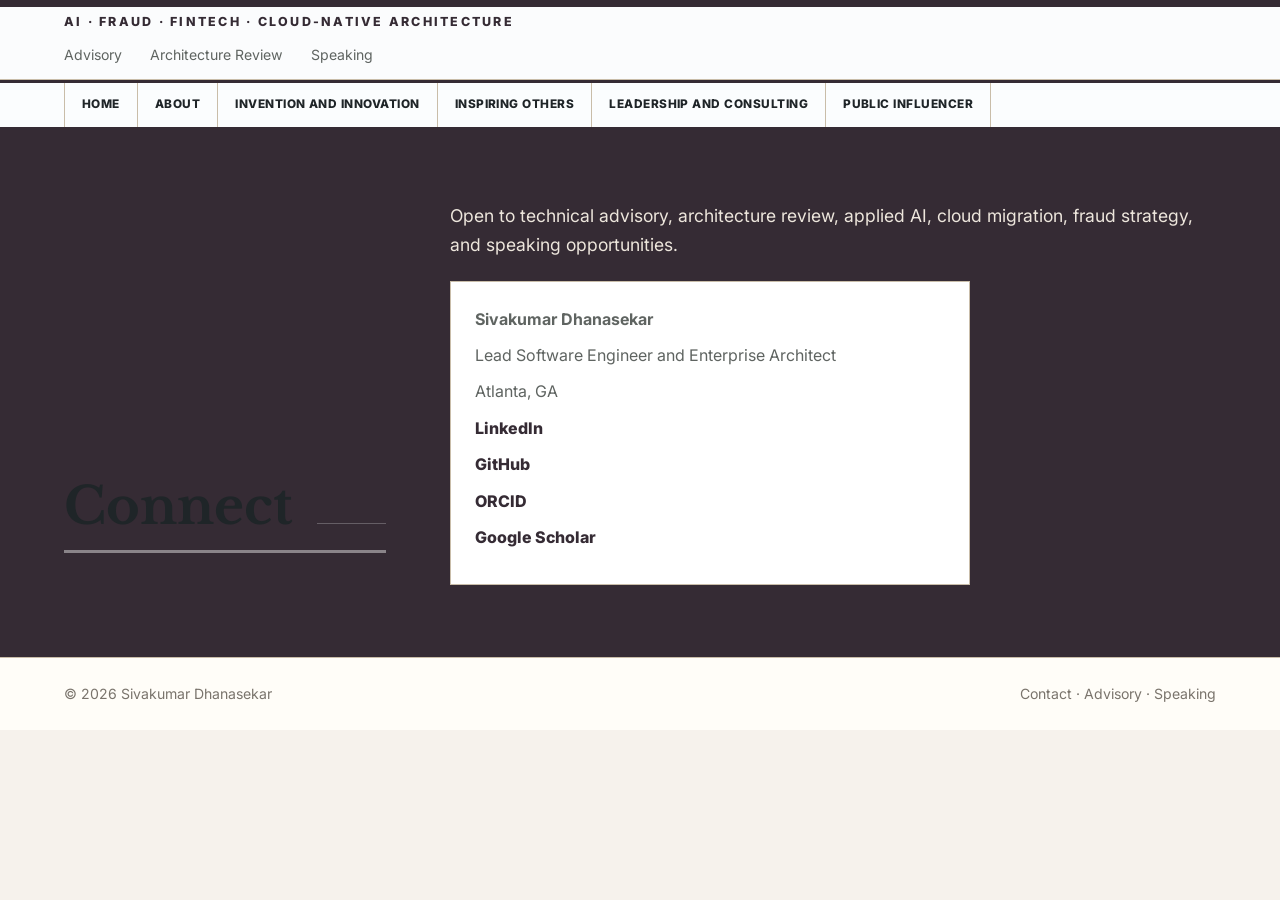
<file: contact.html>
<!doctype html>
<html lang="en">
<head>
  <meta charset="utf-8" />
  <meta name="viewport" content="width=device-width, initial-scale=1" />
  <title>Connect | Sivakumar Dhanasekar</title>
  <link rel="preconnect" href="https://fonts.googleapis.com"><link rel="preconnect" href="https://fonts.gstatic.com" crossorigin>
  <link href="https://fonts.googleapis.com/css2?family=Inter:wght@400;500;600;700;800&family=Libre+Baskerville:wght@700&display=swap" rel="stylesheet">
  <link rel="stylesheet" href="assets/css/styles.css?v=20260601-warm-tabs" />
</head>
<body data-page="contact">
  <header class="top-rail"><a class="rail-line" href="index.html">AI · Fraud · Fintech · Cloud-Native Architecture</a><div class="rail-links"><span>Advisory</span><span>Architecture Review</span><span>Speaking</span></div></header>
  <nav class="section-nav" data-nav>
    <a href="index.html#home">Home</a><a href="index.html#about">About</a><a href="innovation.html">Invention and innovation</a><a href="recognition.html">Inspiring others</a><a href="leadership.html">Leadership and Consulting</a><a href="public-influencer.html">Public influencer</a>
  </nav>
  <main>
    <section class="section contact">
      <div class="section-title"><h1 class="page-heading">Connect</h1></div>
      <div>
        <p class="contact-lead">Open to technical advisory, architecture review, applied AI, cloud migration, fraud strategy, and speaking opportunities.</p>
        <div class="contact-card" data-render="contact"></div>
      </div>
    </section>
  </main>
  <footer class="site-footer"><span>© <span data-year></span> Sivakumar Dhanasekar</span><span>Contact · Advisory · Speaking</span></footer>
  <script src="assets/js/main.js?v=20260601-warm-tabs" defer></script>
</body>
</html>
</file>
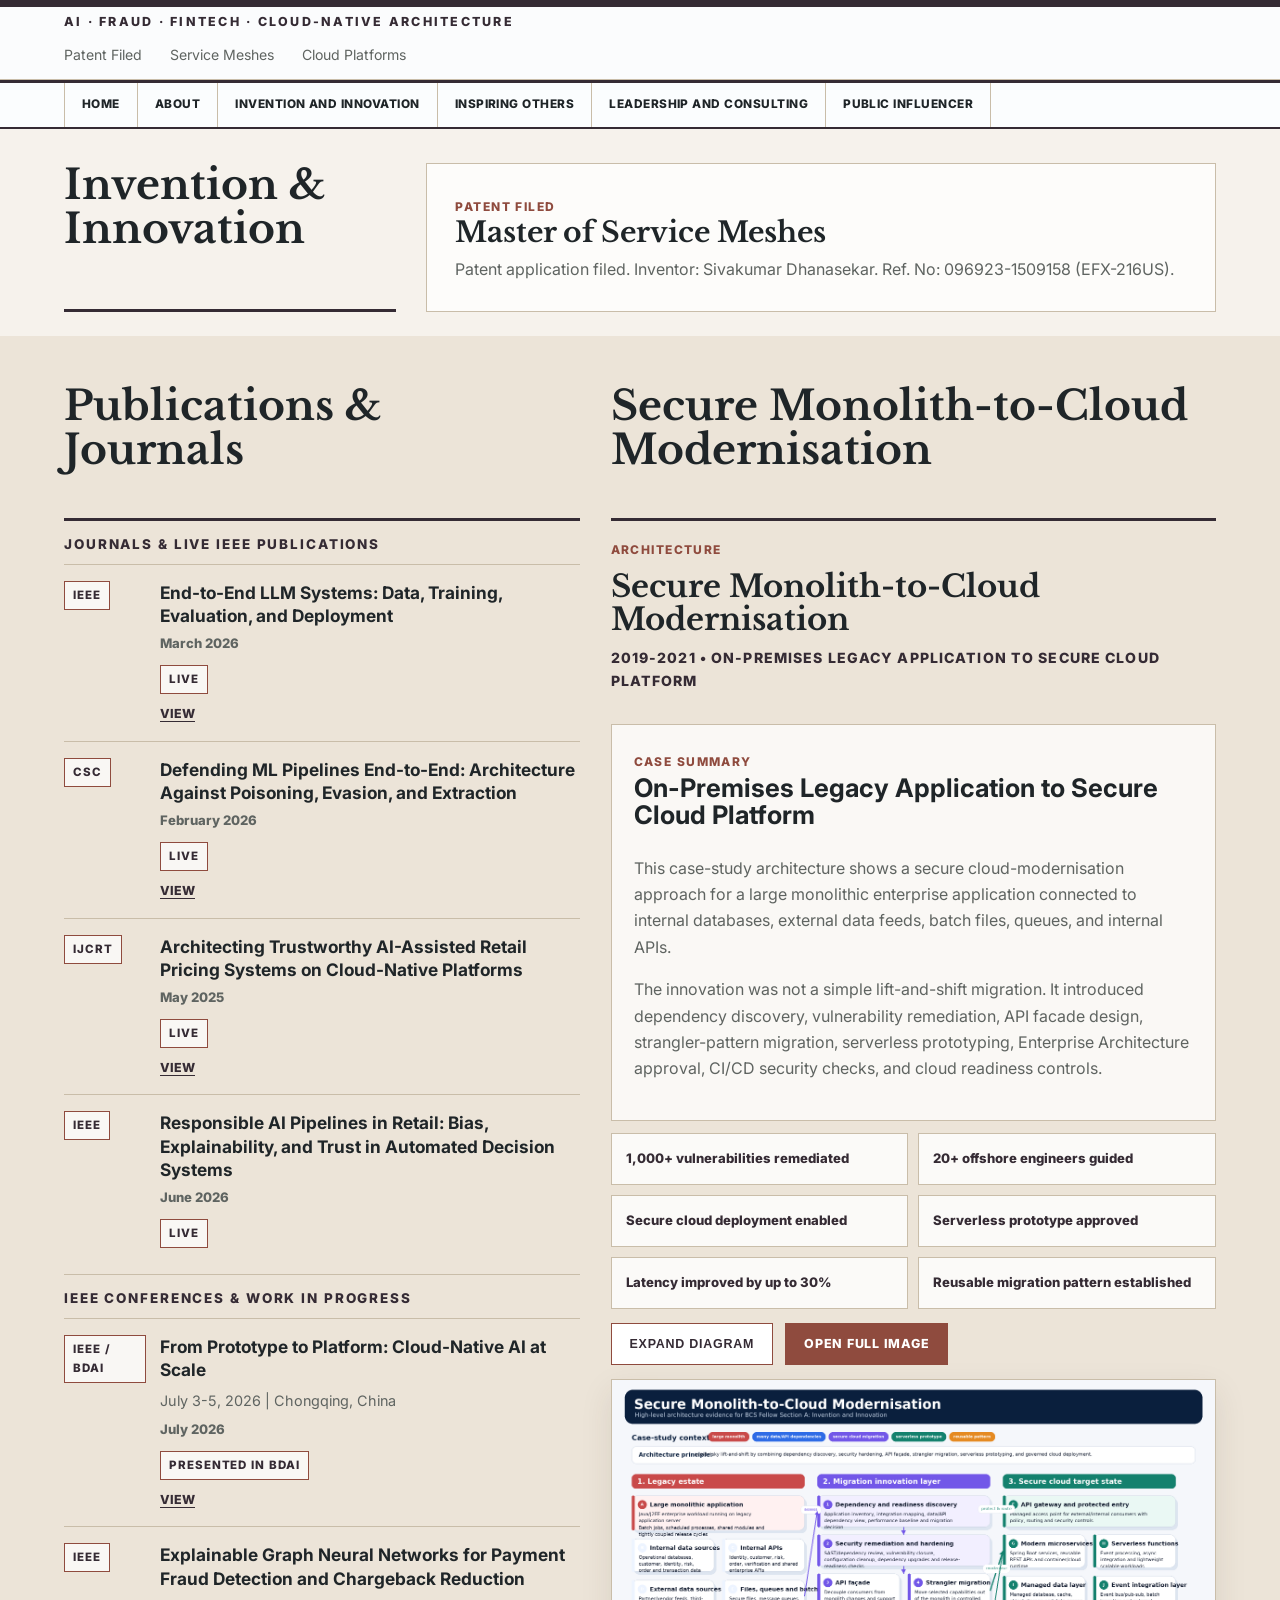
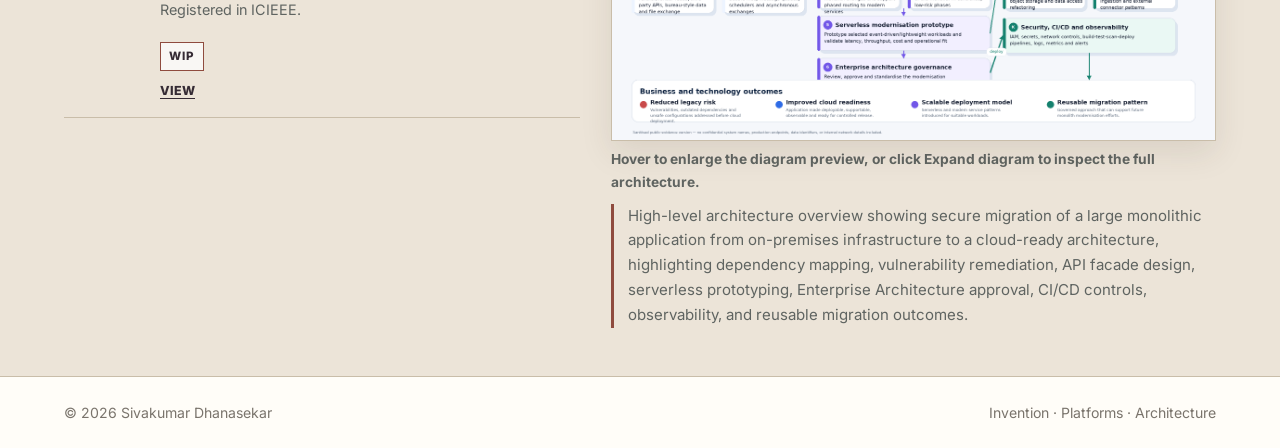
<file: innovation.html>
<!doctype html>
<html lang="en">
<head>
  <meta charset="utf-8" />
  <meta name="viewport" content="width=device-width, initial-scale=1" />
  <title>Invention & Innovation | Sivakumar Dhanasekar</title>
  <link rel="preconnect" href="https://fonts.googleapis.com">
  <link rel="preconnect" href="https://fonts.gstatic.com" crossorigin>
  <link href="https://fonts.googleapis.com/css2?family=Inter:wght@400;500;600;700;800&family=Libre+Baskerville:wght@700&display=swap" rel="stylesheet">
  <link rel="stylesheet" href="assets/css/styles.css?v=20260720-compact-innovation" />
</head>
<body data-page="innovation">
  <header class="top-rail"><a class="rail-line" href="index.html">AI · Fraud · Fintech · Cloud-Native Architecture</a><div class="rail-links"><span>Patent Filed</span><span>Service Meshes</span><span>Cloud Platforms</span></div></header>
  <nav class="section-nav" data-nav>
    <a href="index.html#home">Home</a><a href="index.html#about">About</a><a href="innovation.html">Invention and innovation</a><a href="recognition.html">Inspiring others</a><a href="leadership.html">Leadership and Consulting</a><a href="public-influencer.html">Public influencer</a>
  </nav>
  <main>
    <section class="section two-column">
      <div class="section-title"><h1 class="page-heading">Invention &amp; Innovation</h1></div>
      <div class="feature-card">
        <span class="label">Patent Filed</span>
        <h2>Master of Service Meshes</h2>
        <p>Patent application filed. Inventor: Sivakumar Dhanasekar. Ref. No: 096923-1509158 (EFX-216US).</p>
      </div>
    </section>
    <section class="section muted innovation-split">
      <div class="innovation-pane publications-pane">
        <div class="section-title"><h2>Publications &amp; Journals</h2></div>
        <div class="card-grid" data-render="publications"></div>
      </div>
      <div class="innovation-pane architecture-pane">
        <div class="section-title"><h2>Secure Monolith-to-Cloud Modernisation</h2></div>
        <div class="architecture-case">
          <div class="architecture-title">
            <span class="label">Architecture</span>
            <h2>Secure Monolith-to-Cloud Modernisation</h2>
            <p>2019-2021 • On-Premises Legacy Application to Secure Cloud Platform</p>
          </div>
          <div class="case-overview">
            <article class="feature-card compact-card">
              <span class="label">Case Summary</span>
              <h3>On-Premises Legacy Application to Secure Cloud Platform</h3>
              <p>This case-study architecture shows a secure cloud-modernisation approach for a large monolithic enterprise application connected to internal databases, external data feeds, batch files, queues, and internal APIs.</p>
              <p>The innovation was not a simple lift-and-shift migration. It introduced dependency discovery, vulnerability remediation, API facade design, strangler-pattern migration, serverless prototyping, Enterprise Architecture approval, CI/CD security checks, and cloud readiness controls.</p>
            </article>
            <div class="impact-grid">
              <span>1,000+ vulnerabilities remediated</span>
              <span>20+ offshore engineers guided</span>
              <span>Secure cloud deployment enabled</span>
              <span>Serverless prototype approved</span>
              <span>Latency improved by up to 30%</span>
              <span>Reusable migration pattern established</span>
            </div>
          </div>

          <div class="architecture-toolbar" aria-label="Architecture image controls">
            <button class="button secondary" type="button" data-architecture-toggle>Expand diagram</button>
            <a class="button primary" href="assets/img/cloud-migration-high-level-architecture.png" target="_blank" rel="noopener noreferrer">Open full image</a>
          </div>
          <figure class="architecture-visual" data-architecture-visual>
            <div class="architecture-image-frame" tabindex="0" aria-label="Hover or click to expand high-level architecture diagram">
              <img src="assets/img/cloud-migration-high-level-architecture.png" alt="Secure Monolith-to-Cloud Modernisation high-level architecture showing legacy estate, migration innovation layer, secure cloud target state, and business outcomes." loading="lazy" />
            </div>
            <figcaption>Hover to enlarge the diagram preview, or click Expand diagram to inspect the full architecture.</figcaption>
          </figure>
          <div class="architecture-focus" data-architecture-focus hidden>
            <button class="architecture-close" type="button" data-architecture-close aria-label="Close expanded architecture diagram">x</button>
            <img src="assets/img/cloud-migration-high-level-architecture.png" alt="Expanded Secure Monolith-to-Cloud Modernisation high-level architecture diagram." />
          </div>
          <p class="architecture-caption">High-level architecture overview showing secure migration of a large monolithic application from on-premises infrastructure to a cloud-ready architecture, highlighting dependency mapping, vulnerability remediation, API facade design, serverless prototyping, Enterprise Architecture approval, CI/CD controls, observability, and reusable migration outcomes.</p>
        </div>
      </div>
    </section>
  </main>
  <footer class="site-footer"><span>© <span data-year></span> Sivakumar Dhanasekar</span><span>Invention · Platforms · Architecture</span></footer>
  <script src="assets/js/main.js?v=20260720-compact-innovation" defer></script>
</body>
</html>
</file>
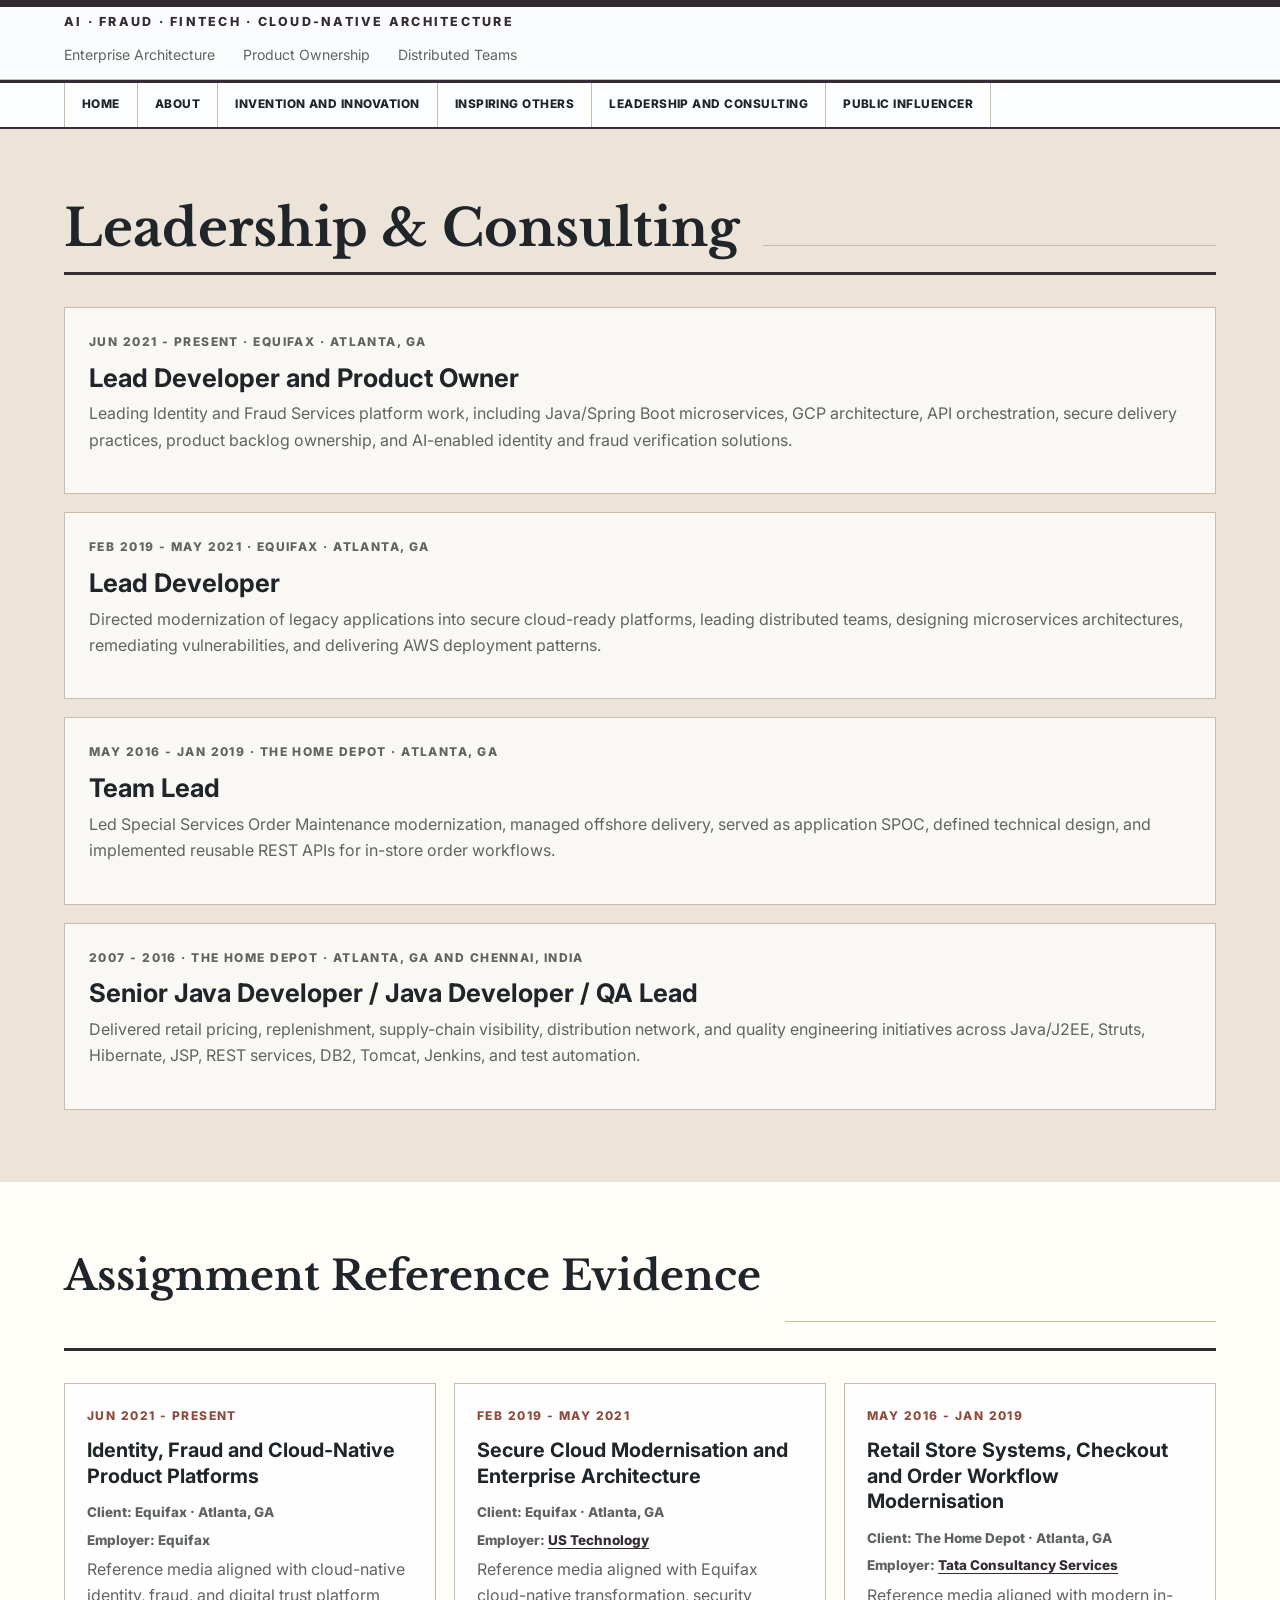
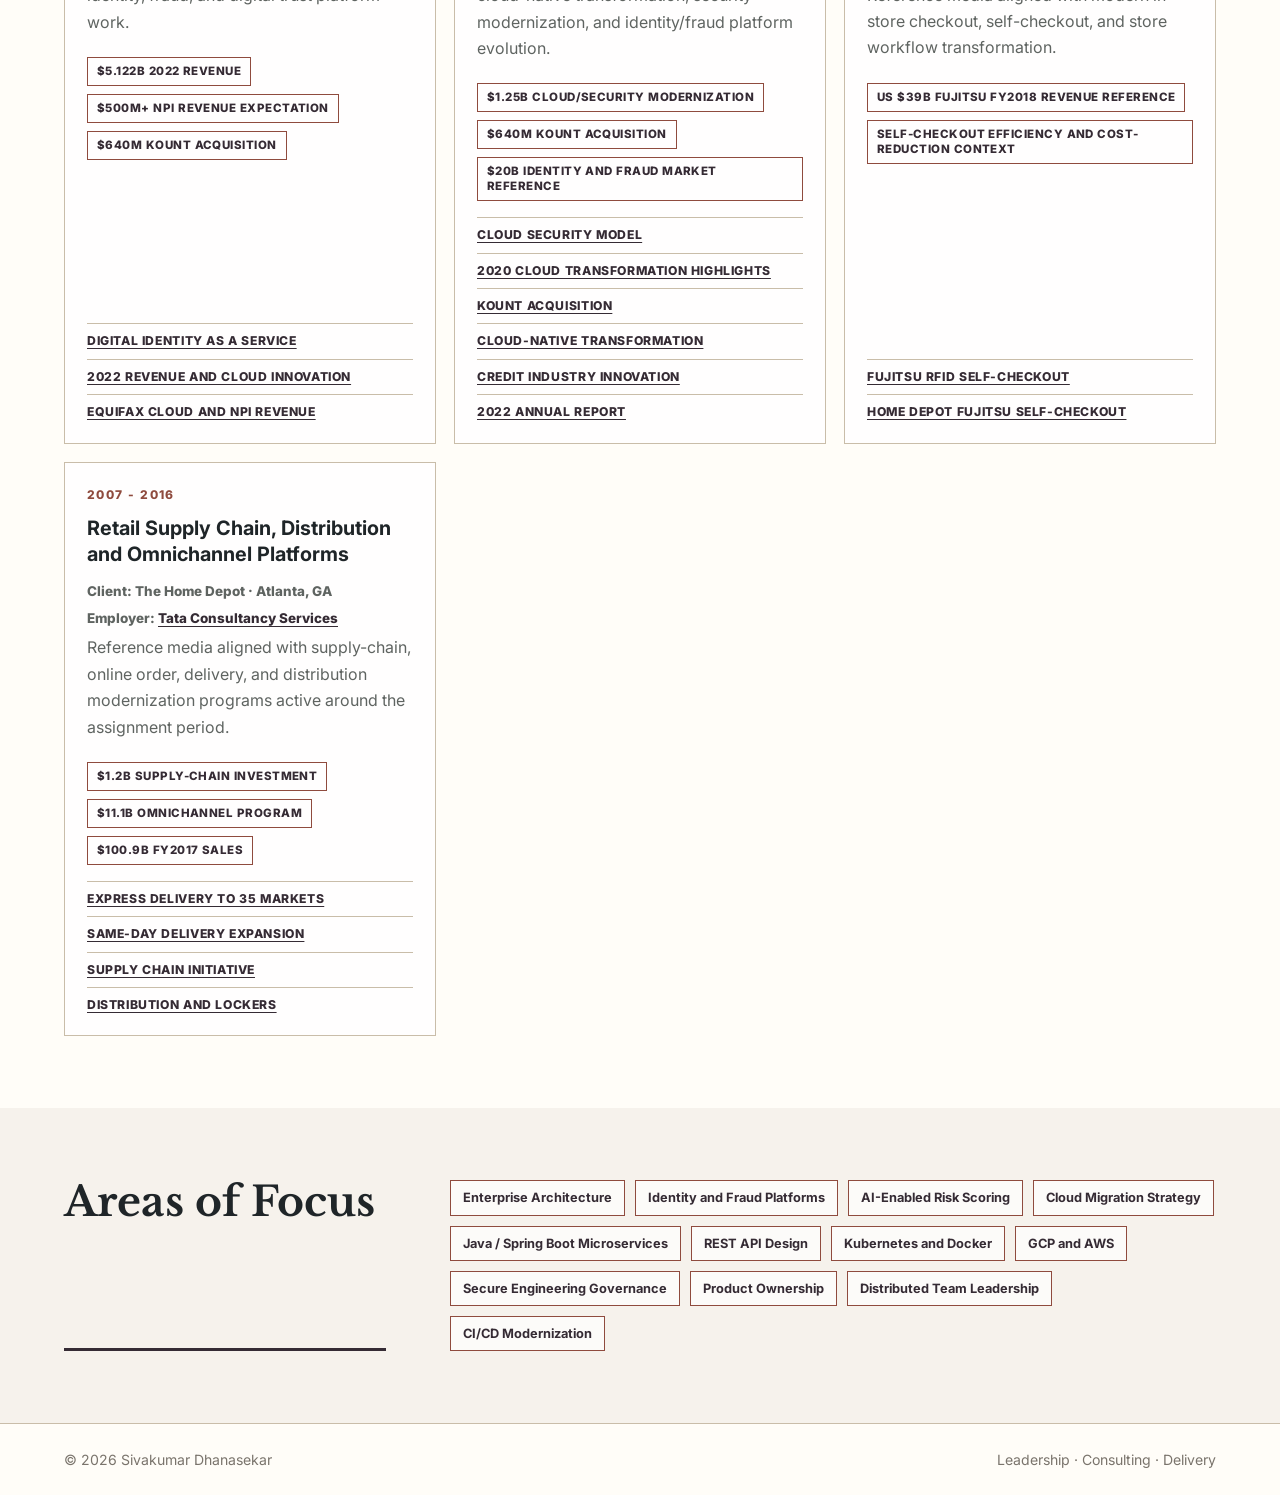
<file: leadership.html>
<!doctype html>
<html lang="en">
<head>
  <meta charset="utf-8" />
  <meta name="viewport" content="width=device-width, initial-scale=1" />
  <title>Leadership & Consulting | Sivakumar Dhanasekar</title>
  <link rel="preconnect" href="https://fonts.googleapis.com">
  <link rel="preconnect" href="https://fonts.gstatic.com" crossorigin>
  <link href="https://fonts.googleapis.com/css2?family=Inter:wght@400;500;600;700;800&family=Libre+Baskerville:wght@700&display=swap" rel="stylesheet">
  <link rel="stylesheet" href="assets/css/styles.css?v=20260721-leadership-evidence" />
</head>
<body data-page="leadership">
  <header class="top-rail"><a class="rail-line" href="index.html">AI · Fraud · Fintech · Cloud-Native Architecture</a><div class="rail-links"><span>Enterprise Architecture</span><span>Product Ownership</span><span>Distributed Teams</span></div></header>
  <nav class="section-nav" data-nav>
    <a href="index.html#home">Home</a><a href="index.html#about">About</a><a href="innovation.html">Invention and innovation</a><a href="recognition.html">Inspiring others</a><a href="leadership.html">Leadership and Consulting</a><a href="public-influencer.html">Public influencer</a>
  </nav>
  <main>
    <section class="section muted">
      <div class="section-title"><h1 class="page-heading">Leadership &amp; Consulting</h1></div>
      <div class="timeline" data-render="experience"></div>
    </section>
    <section class="section assignment-evidence">
      <div class="section-title"><h2>Assignment Reference Evidence</h2></div>
      <div class="assignment-grid">
        <article class="assignment-card">
          <span class="label">Jun 2021 - Present</span>
          <h3>Identity, Fraud and Cloud-Native Product Platforms</h3>
          <p class="assignment-meta">Client: Equifax · Atlanta, GA</p>
          <p class="assignment-meta">Employer: Equifax</p>
          <p>Reference media aligned with cloud-native identity, fraud, and digital trust platform work.</p>
          <div class="value-grid">
            <span>$5.122B 2022 revenue</span>
            <span>$500M+ NPI revenue expectation</span>
            <span>$640M Kount acquisition</span>
          </div>
          <div class="reference-links">
            <a href="https://investor.equifax.com/news-events/press-releases/detail/1194/equifax-launches-digital-identity-as-a-service" target="_blank" rel="noopener noreferrer">Digital Identity as a Service</a>
            <a href="https://investor.equifax.com/news-events/press-releases/detail/1275/equifax-delivers-record-2022-revenue-of-5-122-billion" target="_blank" rel="noopener noreferrer">2022 Revenue and Cloud Innovation</a>
            <a href="https://investor.equifax.com/sec-filings/all-sec-filings/content/0001308179-22-000112/lefx2022_def14a.htm" target="_blank" rel="noopener noreferrer">Equifax Cloud and NPI Revenue</a>
          </div>
        </article>
        <article class="assignment-card">
          <span class="label">Feb 2019 - May 2021</span>
          <h3>Secure Cloud Modernisation and Enterprise Architecture</h3>
          <p class="assignment-meta">Client: Equifax · Atlanta, GA</p>
          <p class="assignment-meta">Employer: <a href="https://www.ust.com/" target="_blank" rel="noopener noreferrer">US Technology</a></p>
          <p>Reference media aligned with Equifax cloud-native transformation, security modernization, and identity/fraud platform evolution.</p>
          <div class="value-grid">
            <span>$1.25B cloud/security modernization</span>
            <span>$640M Kount acquisition</span>
            <span>$20B identity and fraud market reference</span>
          </div>
          <div class="reference-links">
            <a href="https://www.techtarget.com/searchcloudcomputing/news/252472694/Equifax-shares-risk-averse-cloud-security-model-post-breach" target="_blank" rel="noopener noreferrer">Cloud Security Model</a>
            <a href="https://www.sec.gov/Archives/edgar/data/33185/000130817921000102/lefx2021_def14a.htm" target="_blank" rel="noopener noreferrer">2020 Cloud Transformation Highlights</a>
            <a href="https://www.prnewswire.com/news-releases/equifax-announces-definitive-agreement-to-acquire-kount-301203473.html" target="_blank" rel="noopener noreferrer">Kount Acquisition</a>
            <a href="https://www.equifax.com/newsroom/all-news/-/story/equifax-fuels-journey-to-net-zero-through-cloud-native-transformation/" target="_blank" rel="noopener noreferrer">Cloud-Native Transformation</a>
            <a href="https://www.equifax.com/newsroom/all-news/-/story/equifax-innovations-are-revolutionizing-the-credit-industry/" target="_blank" rel="noopener noreferrer">Credit Industry Innovation</a>
            <a href="https://assets.equifax.com/marketing/US/assets/equifax-2022-annual-report-web.pdf" target="_blank" rel="noopener noreferrer">2022 Annual Report</a>
          </div>
        </article>
        <article class="assignment-card">
          <span class="label">May 2016 - Jan 2019</span>
          <h3>Retail Store Systems, Checkout and Order Workflow Modernisation</h3>
          <p class="assignment-meta">Client: The Home Depot · Atlanta, GA</p>
          <p class="assignment-meta">Employer: <a href="https://www.tcs.com/" target="_blank" rel="noopener noreferrer">Tata Consultancy Services</a></p>
          <p>Reference media aligned with modern in-store checkout, self-checkout, and store workflow transformation.</p>
          <div class="value-grid">
            <span>US $39B Fujitsu FY2018 revenue reference</span>
            <span>Self-checkout efficiency and cost-reduction context</span>
          </div>
          <div class="reference-links">
            <a href="https://www.fujitsu.com/us/about/resources/news/press-releases/2019/new-component-press-release.html" target="_blank" rel="noopener noreferrer">Fujitsu RFID Self-Checkout</a>
            <a href="https://chainstoreage.com/news/home-depot-launches-fujitsu-self-checkout-software/" target="_blank" rel="noopener noreferrer">Home Depot Fujitsu Self-Checkout</a>
          </div>
        </article>
        <article class="assignment-card">
          <span class="label">2007 - 2016</span>
          <h3>Retail Supply Chain, Distribution and Omnichannel Platforms</h3>
          <p class="assignment-meta">Client: The Home Depot · Atlanta, GA</p>
          <p class="assignment-meta">Employer: <a href="https://www.tcs.com/" target="_blank" rel="noopener noreferrer">Tata Consultancy Services</a></p>
          <p>Reference media aligned with supply-chain, online order, delivery, and distribution modernization programs active around the assignment period.</p>
          <div class="value-grid">
            <span>$1.2B supply-chain investment</span>
            <span>$11.1B omnichannel program</span>
            <span>$100.9B FY2017 sales</span>
          </div>
          <div class="reference-links">
            <a href="https://ir.homedepot.com/news-releases/2018/09-26-2018-132947935" target="_blank" rel="noopener noreferrer">Express Delivery to 35 Markets</a>
            <a href="https://www.digitalcommerce360.com/2018/09/26/home-depot-expands-same-day-delivery-to-keep-up-with-shoppers/" target="_blank" rel="noopener noreferrer">Same-Day Delivery Expansion</a>
            <a href="https://retailtechinnovationhub.com/home/2018/6/15/home-depot-announces-major-supply-chain-initiative" target="_blank" rel="noopener noreferrer">Supply Chain Initiative</a>
            <a href="https://www.supplychaindive.com/news/home-depot-new-distribution-locations-lockers/549331/" target="_blank" rel="noopener noreferrer">Distribution and Lockers</a>
          </div>
        </article>
      </div>
    </section>
    <section class="section two-column">
      <div class="section-title"><h2>Areas of Focus</h2></div>
      <div class="pill-grid" data-render="expertise"></div>
    </section>
  </main>
  <footer class="site-footer"><span>© <span data-year></span> Sivakumar Dhanasekar</span><span>Leadership · Consulting · Delivery</span></footer>
  <script src="assets/js/main.js?v=20260721-leadership-evidence" defer></script>
</body>
</html>
</file>
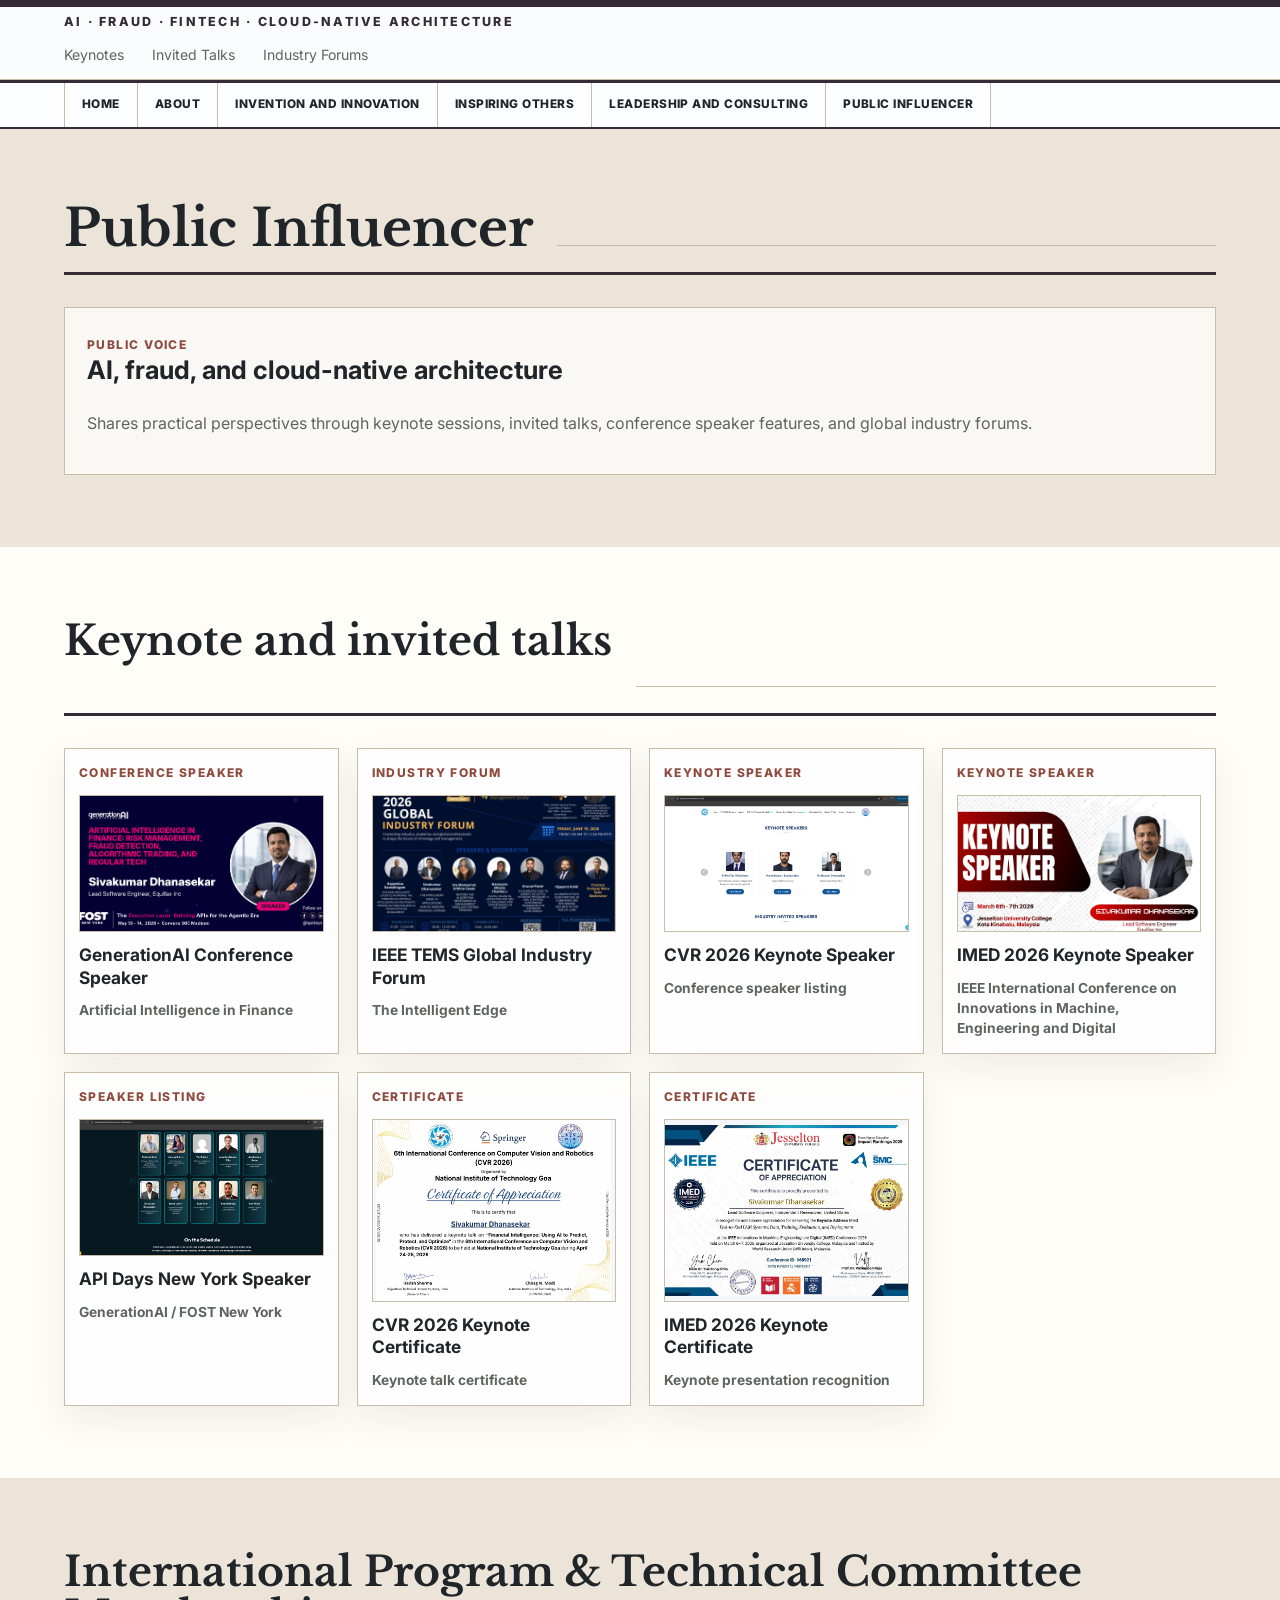
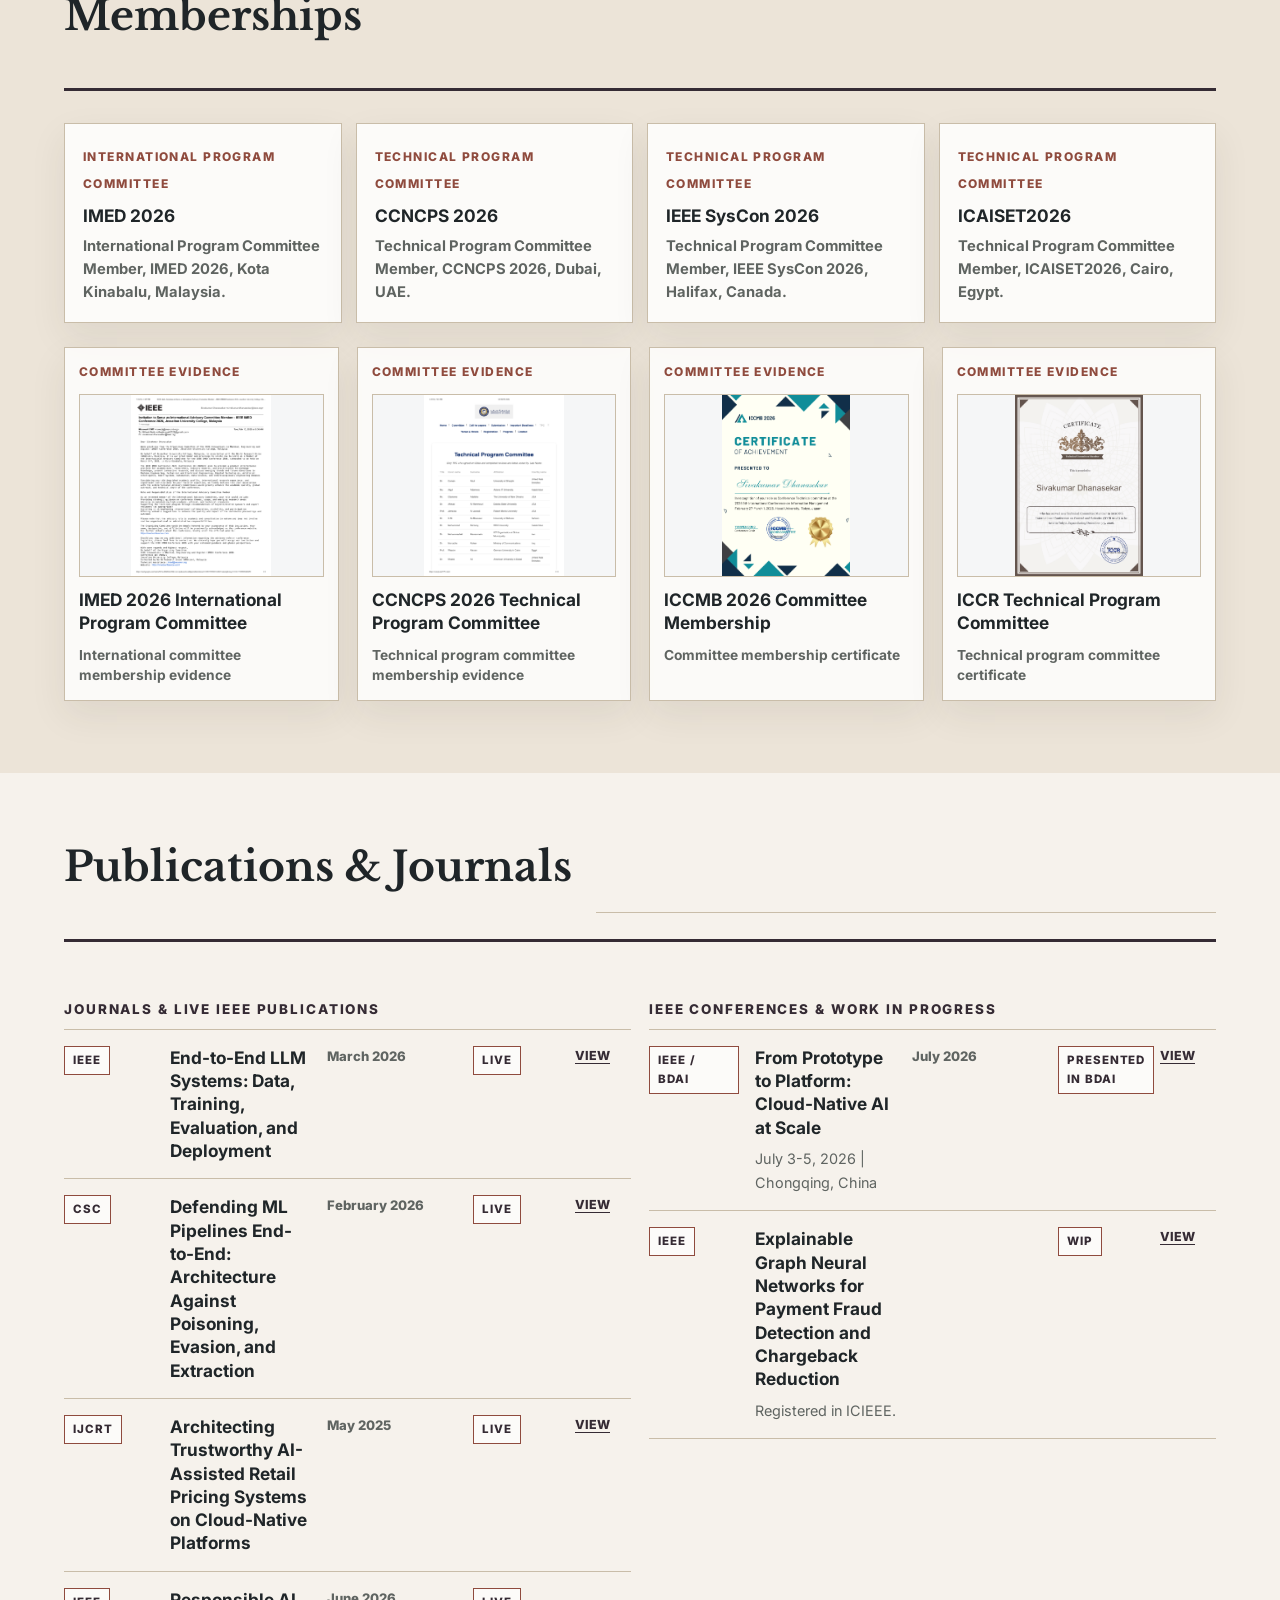
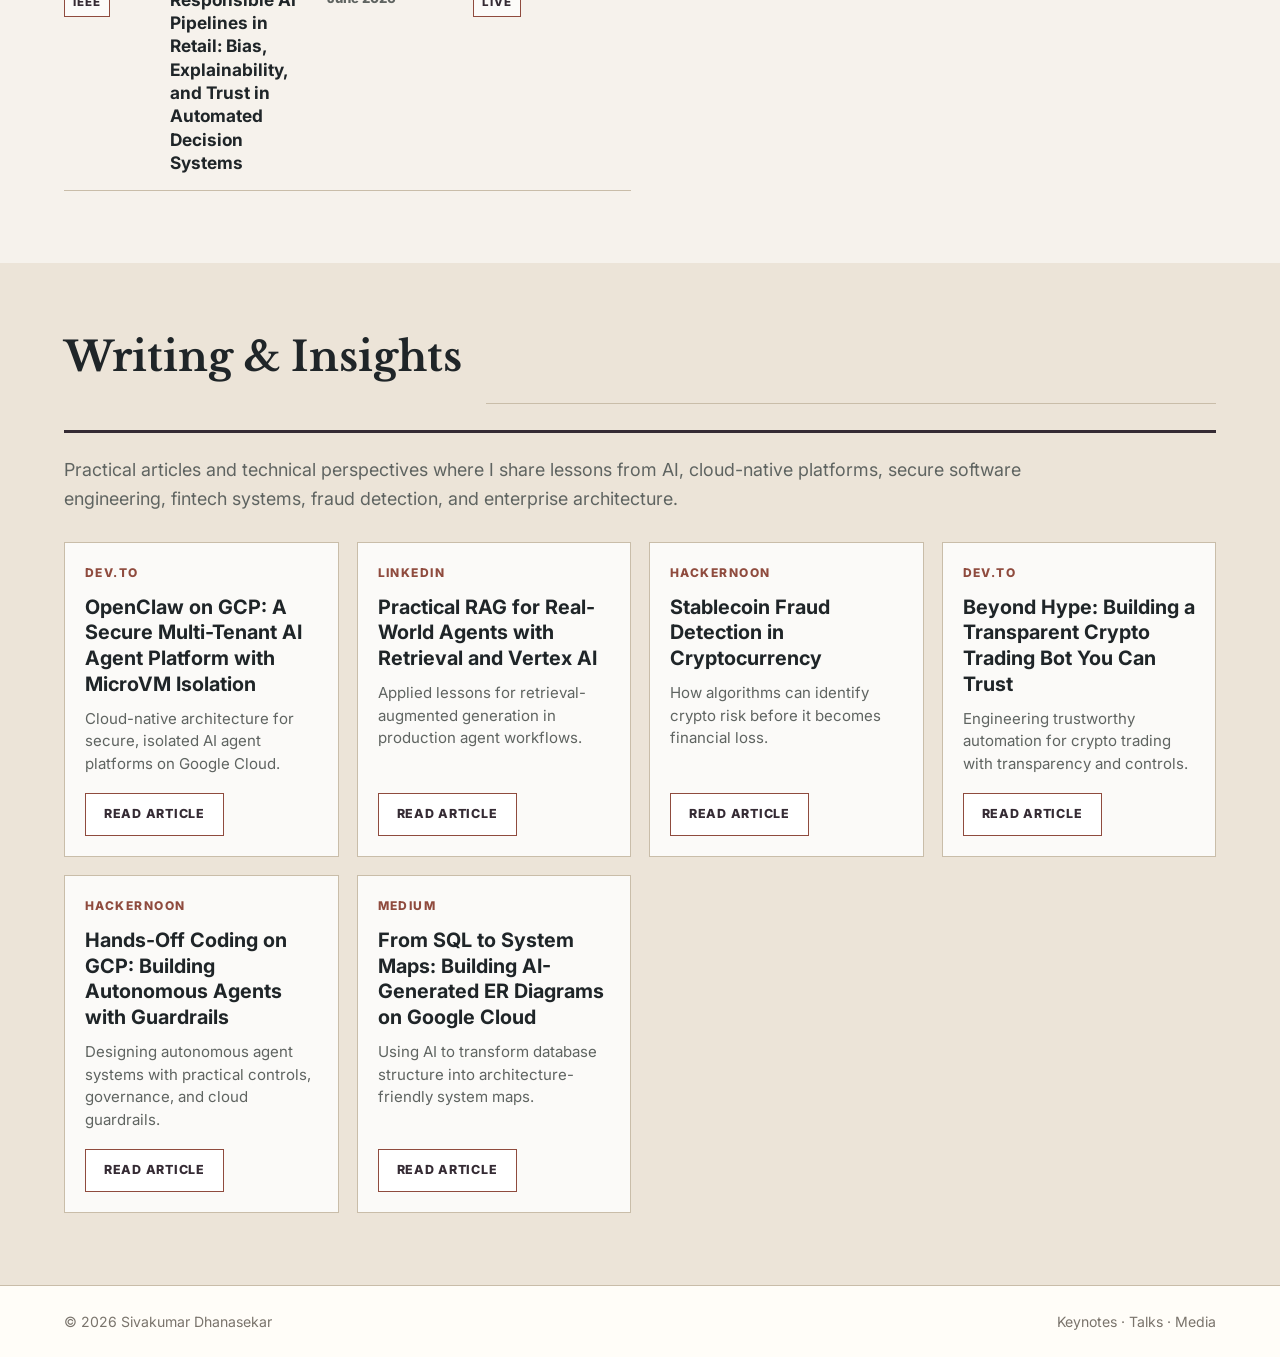
<file: public-influencer.html>
<!doctype html>
<html lang="en">
<head>
  <meta charset="utf-8" />
  <meta name="viewport" content="width=device-width, initial-scale=1" />
  <title>Public Influencer | Sivakumar Dhanasekar</title>
  <link rel="preconnect" href="https://fonts.googleapis.com"><link rel="preconnect" href="https://fonts.gstatic.com" crossorigin>
  <link href="https://fonts.googleapis.com/css2?family=Inter:wght@400;500;600;700;800&family=Libre+Baskerville:wght@700&display=swap" rel="stylesheet">
  <link rel="stylesheet" href="assets/css/styles.css?v=20260722-public-writing" />
</head>
<body data-page="public-influencer">
  <header class="top-rail"><a class="rail-line" href="index.html">AI · Fraud · Fintech · Cloud-Native Architecture</a><div class="rail-links"><span>Keynotes</span><span>Invited Talks</span><span>Industry Forums</span></div></header>
  <nav class="section-nav" data-nav>
    <a href="index.html#home">Home</a><a href="index.html#about">About</a><a href="innovation.html">Invention and innovation</a><a href="recognition.html">Inspiring others</a><a href="leadership.html">Leadership and Consulting</a><a href="public-influencer.html">Public influencer</a>
  </nav>
  <main>
    <section class="section muted">
      <div class="section-title"><h1 class="page-heading">Public Influencer</h1></div>
      <article class="feature-card compact-card public-influence-intro">
        <span class="label">Public Voice</span>
        <h3>AI, fraud, and cloud-native architecture</h3>
        <p>Shares practical perspectives through keynote sessions, invited talks, conference speaker features, and global industry forums.</p>
      </article>
    </section>
    <section class="section talks-section">
      <div class="section-title"><h2>Keynote and invited talks</h2></div>
      <div class="talks-grid">
        <a class="talk-card" href="assets/img/talks/generationai-sivakumar-dhanasekar.jpeg" data-talk-image="assets/img/talks/generationai-sivakumar-dhanasekar.jpeg" data-talk-title="GenerationAI Conference Speaker">
          <span class="label">Conference Speaker</span>
          <div class="talk-thumb"><img src="assets/img/talks/generationai-sivakumar-dhanasekar.jpeg" alt="GenerationAI Conference speaker banner for Sivakumar Dhanasekar" loading="lazy" /></div>
          <h3>GenerationAI Conference Speaker</h3>
          <p>Artificial Intelligence in Finance</p>
        </a>
        <a class="talk-card" href="assets/img/talks/ieee-tems-industry-forum.webp" data-talk-image="assets/img/talks/ieee-tems-industry-forum.webp" data-talk-title="IEEE TEMS Global Industry Forum">
          <span class="label">Industry Forum</span>
          <div class="talk-thumb"><img src="assets/img/talks/ieee-tems-industry-forum.webp" alt="IEEE TEMS 2026 Global Industry Forum speaker poster" loading="lazy" /></div>
          <h3>IEEE TEMS Global Industry Forum</h3>
          <p>The Intelligent Edge</p>
        </a>
        <a class="talk-card" href="assets/img/talks/cvr-2026-keynote-speakers.png" data-talk-image="assets/img/talks/cvr-2026-keynote-speakers.png" data-talk-title="CVR 2026 Keynote Speaker">
          <span class="label">Keynote Speaker</span>
          <div class="talk-thumb"><img src="assets/img/talks/cvr-2026-keynote-speakers.png" alt="CVR 2026 keynote speakers listing with Sivakumar Dhanasekar" loading="lazy" /></div>
          <h3>CVR 2026 Keynote Speaker</h3>
          <p>Conference speaker listing</p>
        </a>
        <a class="talk-card" href="assets/img/talks/imed-2026-keynote-speaker-poster.jpeg" data-talk-image="assets/img/talks/imed-2026-keynote-speaker-poster.jpeg" data-talk-title="IMED 2026 Keynote Speaker">
          <span class="label">Keynote Speaker</span>
          <div class="talk-thumb"><img src="assets/img/talks/imed-2026-keynote-speaker-poster.jpeg" alt="IMED 2026 keynote speaker poster for Sivakumar Dhanasekar" loading="lazy" /></div>
          <h3>IMED 2026 Keynote Speaker</h3>
          <p>IEEE International Conference on Innovations in Machine, Engineering and Digital</p>
        </a>
        <a class="talk-card" href="assets/img/talks/apidays-new-york-speakers.png" data-talk-image="assets/img/talks/apidays-new-york-speakers.png" data-talk-title="API Days New York Speaker">
          <span class="label">Speaker Listing</span>
          <div class="talk-thumb"><img src="assets/img/talks/apidays-new-york-speakers.png" alt="API Days New York speaker listing with Sivakumar Dhanasekar" loading="lazy" /></div>
          <h3>API Days New York Speaker</h3>
          <p>GenerationAI / FOST New York</p>
        </a>
        <a class="talk-card" href="assets/img/talks/cvr-2026-keynote-certificate.png" data-talk-image="assets/img/talks/cvr-2026-keynote-certificate.png" data-talk-title="CVR 2026 Keynote Certificate">
          <span class="label">Certificate</span>
          <div class="talk-thumb certificate"><img src="assets/img/talks/cvr-2026-keynote-certificate.png" alt="CVR 2026 keynote talk certificate preview" loading="lazy" /></div>
          <h3>CVR 2026 Keynote Certificate</h3>
          <p>Keynote talk certificate</p>
        </a>
        <a class="talk-card" href="assets/img/talks/imed-2026-keynote-certificate.png" data-talk-image="assets/img/talks/imed-2026-keynote-certificate.png" data-talk-title="IMED 2026 Keynote Certificate">
          <span class="label">Certificate</span>
          <div class="talk-thumb certificate"><img src="assets/img/talks/imed-2026-keynote-certificate.png" alt="IMED 2026 keynote certificate preview" loading="lazy" /></div>
          <h3>IMED 2026 Keynote Certificate</h3>
          <p>Keynote presentation recognition</p>
        </a>
      </div>
      <div class="talk-focus" data-talk-focus hidden>
        <figure>
          <button class="talk-close" type="button" data-talk-close aria-label="Close talk preview">x</button>
          <img data-talk-focus-image alt="" />
          <figcaption data-talk-focus-title></figcaption>
        </figure>
      </div>
    </section>
    <section class="section muted public-committee-section">
      <div class="section-title"><h2>International Program &amp; Technical Committee Memberships</h2></div>
      <div class="committee-membership-list">
        <article class="committee-membership-item">
          <span class="label">International Program Committee</span>
          <h3>IMED 2026</h3>
          <p>International Program Committee Member, IMED 2026, Kota Kinabalu, Malaysia.</p>
        </article>
        <article class="committee-membership-item">
          <span class="label">Technical Program Committee</span>
          <h3>CCNCPS 2026</h3>
          <p>Technical Program Committee Member, CCNCPS 2026, Dubai, UAE.</p>
        </article>
        <article class="committee-membership-item">
          <span class="label">Technical Program Committee</span>
          <h3>IEEE SysCon 2026</h3>
          <p>Technical Program Committee Member, IEEE SysCon 2026, Halifax, Canada.</p>
        </article>
        <article class="committee-membership-item">
          <span class="label">Technical Program Committee</span>
          <h3>ICAISET2026</h3>
          <p>Technical Program Committee Member, ICAISET2026, Cairo, Egypt.</p>
        </article>
      </div>
      <div class="talks-grid public-committee-grid">
        <a class="talk-card" href="assets/docs/public-influencer/imed-2026-international-program-committee.pdf" data-talk-image="assets/img/public-influencer/imed-2026-international-program-committee.png" data-talk-title="IMED 2026 International Program Committee">
          <span class="label">Committee Evidence</span>
          <div class="talk-thumb certificate"><img src="assets/img/public-influencer/imed-2026-international-program-committee.png" alt="IMED 2026 international program committee evidence preview" loading="lazy" /></div>
          <h3>IMED 2026 International Program Committee</h3>
          <p>International committee membership evidence</p>
        </a>
        <a class="talk-card" href="assets/docs/public-influencer/ccncps-2026-technical-program-committee.pdf" data-talk-image="assets/img/public-influencer/ccncps-2026-technical-program-committee.png" data-talk-title="CCNCPS 2026 Technical Program Committee">
          <span class="label">Committee Evidence</span>
          <div class="talk-thumb certificate"><img src="assets/img/public-influencer/ccncps-2026-technical-program-committee.png" alt="CCNCPS 2026 technical program committee certificate preview" loading="lazy" /></div>
          <h3>CCNCPS 2026 Technical Program Committee</h3>
          <p>Technical program committee membership evidence</p>
        </a>
        <a class="talk-card" href="assets/docs/public-influencer/iccmb-2026-committee-membership.pdf" data-talk-image="assets/img/public-influencer/iccmb-2026-committee-membership.png" data-talk-title="ICCMB 2026 Committee Membership">
          <span class="label">Committee Evidence</span>
          <div class="talk-thumb certificate"><img src="assets/img/public-influencer/iccmb-2026-committee-membership.png" alt="ICCMB 2026 committee membership certificate preview" loading="lazy" /></div>
          <h3>ICCMB 2026 Committee Membership</h3>
          <p>Committee membership certificate</p>
        </a>
        <a class="talk-card" href="assets/docs/public-influencer/iccr-technical-program-committee.pdf" data-talk-image="assets/img/public-influencer/iccr-technical-program-committee.png" data-talk-title="ICCR Technical Program Committee">
          <span class="label">Committee Evidence</span>
          <div class="talk-thumb certificate"><img src="assets/img/public-influencer/iccr-technical-program-committee.png" alt="ICCR technical program committee certificate preview" loading="lazy" /></div>
          <h3>ICCR Technical Program Committee</h3>
          <p>Technical program committee certificate</p>
        </a>
      </div>
    </section>
    <section class="section public-publications-section">
      <div class="section-title"><h2>Publications &amp; Journals</h2></div>
      <div class="card-grid" data-render="publications"></div>
    </section>
    <section class="section muted writing-insights">
      <div class="section-title"><h2>Writing &amp; Insights</h2></div>
      <p class="section-lead">Practical articles and technical perspectives where I share lessons from AI, cloud-native platforms, secure software engineering, fintech systems, fraud detection, and enterprise architecture.</p>
      <div class="insight-grid">
        <article class="insight-tile">
          <span class="label">Dev.to</span>
          <h3>OpenClaw on GCP: A Secure Multi-Tenant AI Agent Platform with MicroVM Isolation</h3>
          <p>Cloud-native architecture for secure, isolated AI agent platforms on Google Cloud.</p>
          <a class="button secondary" href="https://dev.to/sivakumar_dhanasekar/openclaw-on-gcp-a-secure-multi-tenant-ai-agent-platform-with-microvm-isolation-4l50" target="_blank" rel="noopener noreferrer">Read article</a>
        </article>
        <article class="insight-tile">
          <span class="label">LinkedIn</span>
          <h3>Practical RAG for Real-World Agents with Retrieval and Vertex AI</h3>
          <p>Applied lessons for retrieval-augmented generation in production agent workflows.</p>
          <a class="button secondary" href="https://www.linkedin.com/pulse/practical-rag-real-world-agents-retrieval-vertex-ai-dhanasekar-yv2pe/" target="_blank" rel="noopener noreferrer">Read article</a>
        </article>
        <article class="insight-tile">
          <span class="label">HackerNoon</span>
          <h3>Stablecoin Fraud Detection in Cryptocurrency</h3>
          <p>How algorithms can identify crypto risk before it becomes financial loss.</p>
          <a class="button secondary" href="https://hackernoon.com/stablecoin-fraud-detection-in-cryptocurrency-how-algorithms-can-identify-risk-before-it-becomes-loss" target="_blank" rel="noopener noreferrer">Read article</a>
        </article>
        <article class="insight-tile">
          <span class="label">Dev.to</span>
          <h3>Beyond Hype: Building a Transparent Crypto Trading Bot You Can Trust</h3>
          <p>Engineering trustworthy automation for crypto trading with transparency and controls.</p>
          <a class="button secondary" href="https://dev.to/sivakumar_dhanasekar/beyond-hype-building-a-transparent-crypto-trading-bot-that-you-can-actually-trust-5jg" target="_blank" rel="noopener noreferrer">Read article</a>
        </article>
        <article class="insight-tile">
          <span class="label">HackerNoon</span>
          <h3>Hands-Off Coding on GCP: Building Autonomous Agents with Guardrails</h3>
          <p>Designing autonomous agent systems with practical controls, governance, and cloud guardrails.</p>
          <a class="button secondary" href="https://hackernoon.com/hands-off-coding-on-gcp-building-autonomous-agents-with-guardrails" target="_blank" rel="noopener noreferrer">Read article</a>
        </article>
        <article class="insight-tile">
          <span class="label">Medium</span>
          <h3>From SQL to System Maps: Building AI-Generated ER Diagrams on Google Cloud</h3>
          <p>Using AI to transform database structure into architecture-friendly system maps.</p>
          <a class="button secondary" href="https://medium.com/@sivakumar.dhanasekar/from-sql-to-system-maps-building-ai-generated-er-diagrams-on-google-cloud-354208dbfad4" target="_blank" rel="noopener noreferrer">Read article</a>
        </article>
      </div>
    </section>
  </main>
  <footer class="site-footer"><span>© <span data-year></span> Sivakumar Dhanasekar</span><span>Keynotes · Talks · Media</span></footer>
  <script src="assets/js/main.js?v=20260722-public-writing" defer></script>
</body>
</html>
</file>
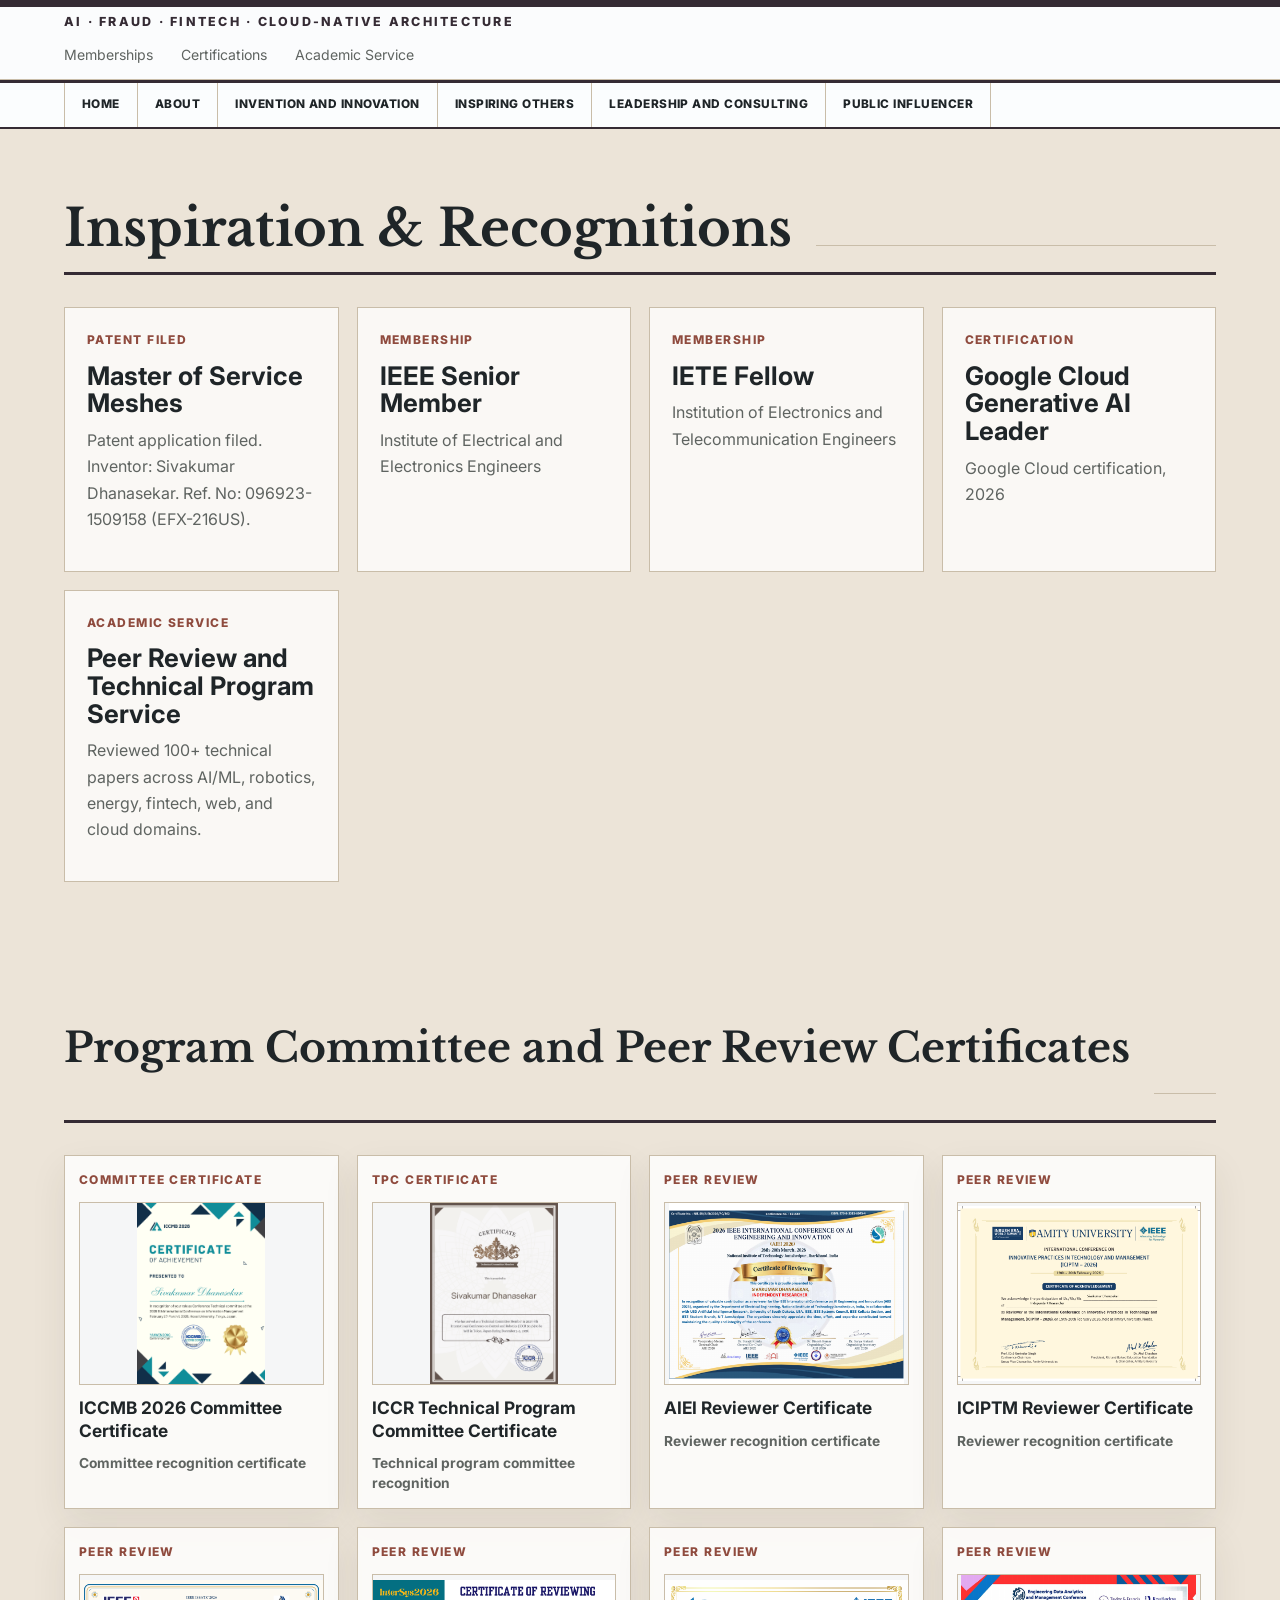
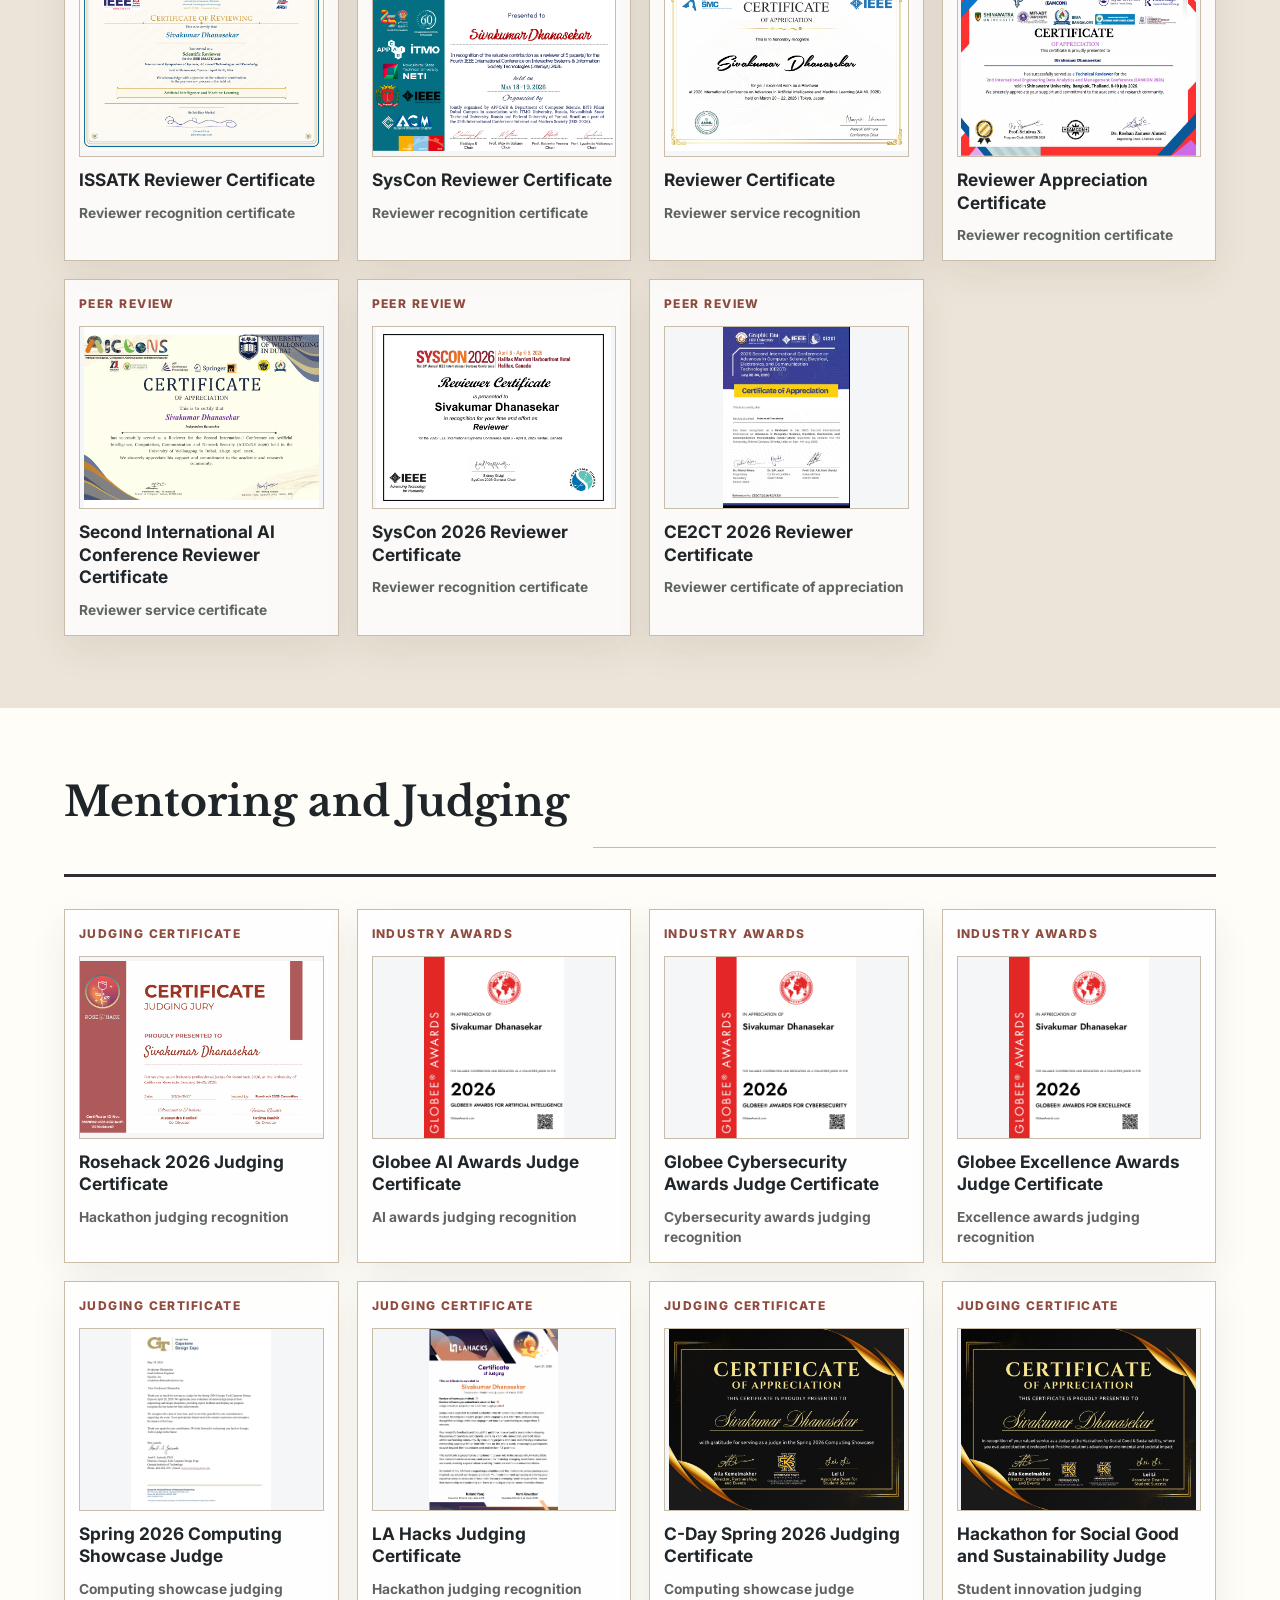
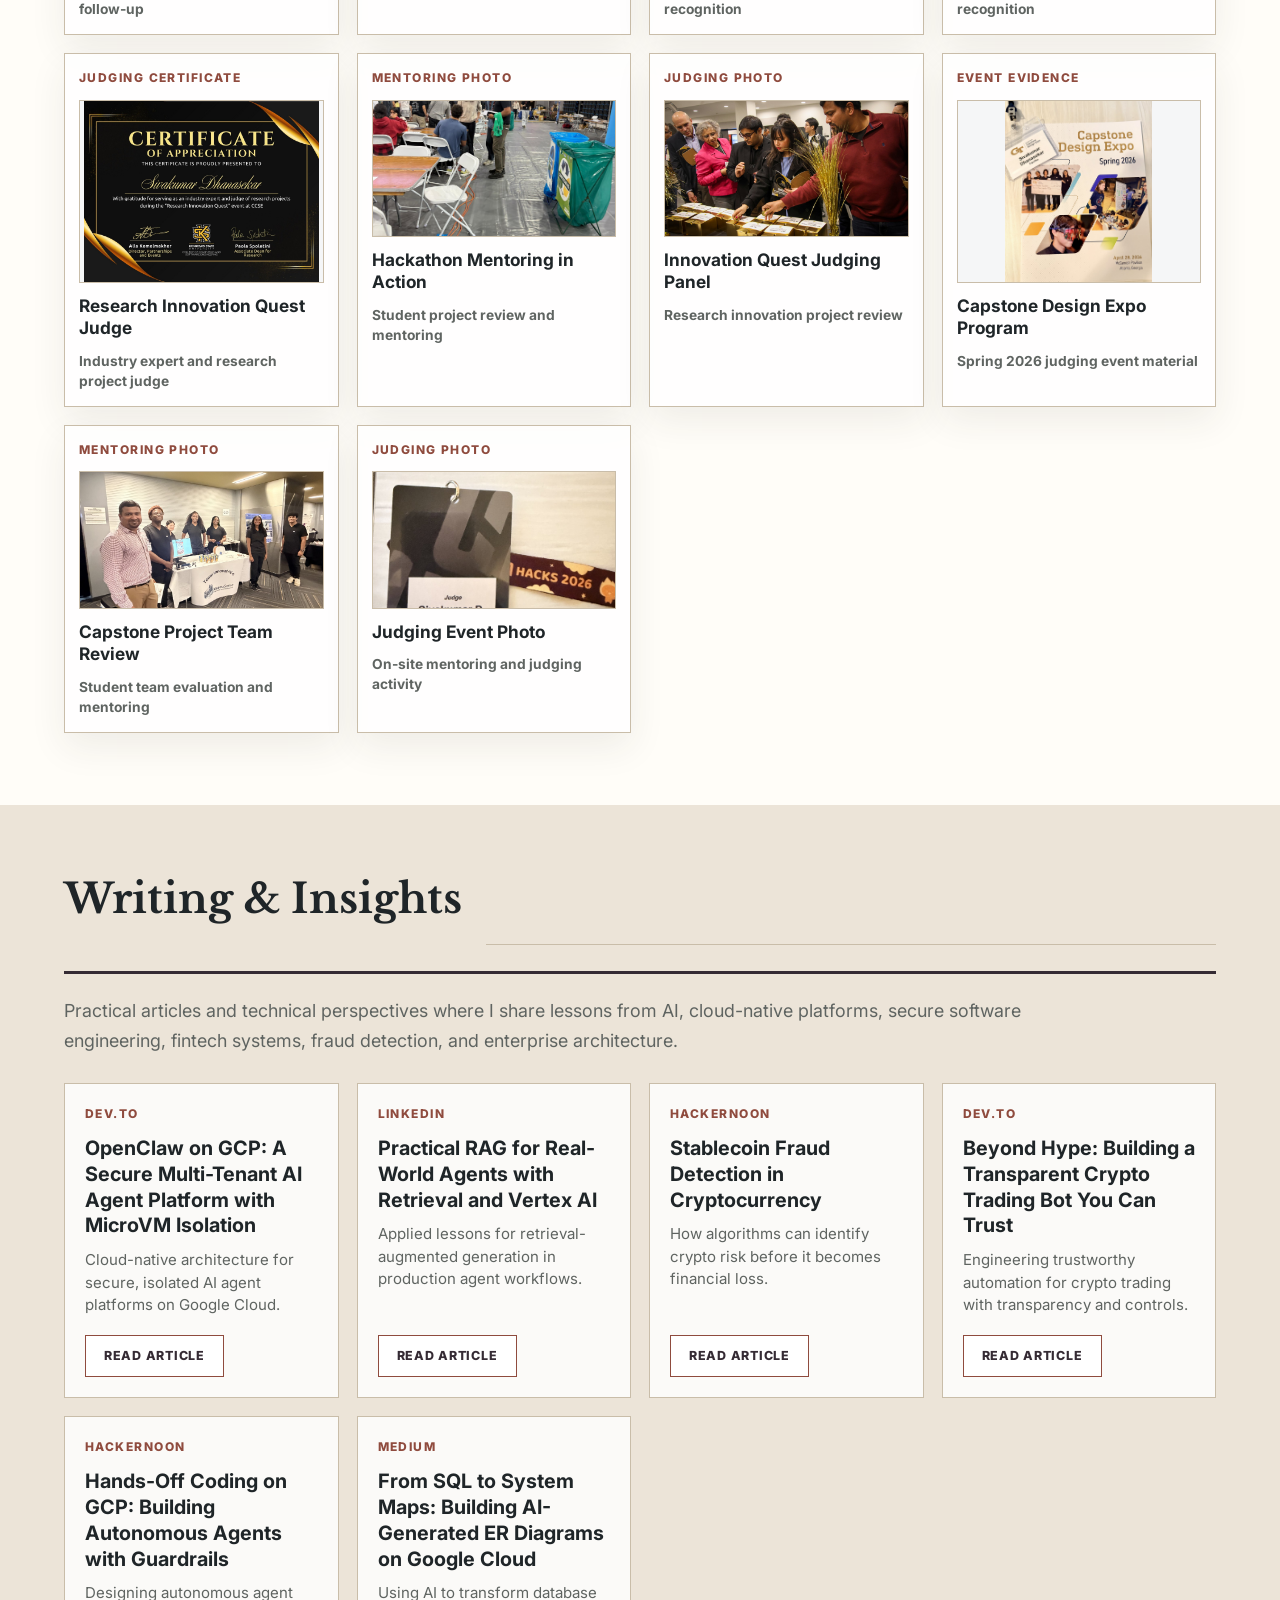
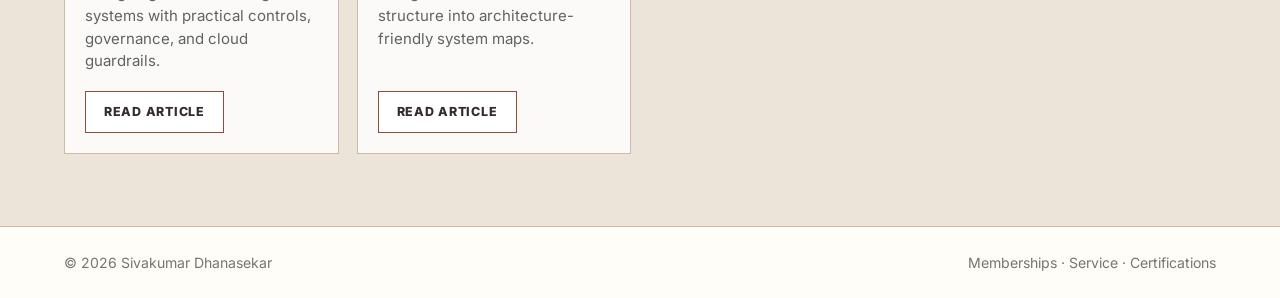
<file: recognition.html>
<!doctype html>
<html lang="en">
<head>
  <meta charset="utf-8" />
  <meta name="viewport" content="width=device-width, initial-scale=1" />
  <title>Recognition | Sivakumar Dhanasekar</title>
  <link rel="preconnect" href="https://fonts.googleapis.com"><link rel="preconnect" href="https://fonts.gstatic.com" crossorigin>
  <link href="https://fonts.googleapis.com/css2?family=Inter:wght@400;500;600;700;800&family=Libre+Baskerville:wght@700&display=swap" rel="stylesheet">
  <link rel="stylesheet" href="assets/css/styles.css?v=20260722-mentoring-judging" />
</head>
<body data-page="recognition">
  <header class="top-rail"><a class="rail-line" href="index.html">AI · Fraud · Fintech · Cloud-Native Architecture</a><div class="rail-links"><span>Memberships</span><span>Certifications</span><span>Academic Service</span></div></header>
  <nav class="section-nav" data-nav>
    <a href="index.html#home">Home</a><a href="index.html#about">About</a><a href="innovation.html">Invention and innovation</a><a href="recognition.html">Inspiring others</a><a href="leadership.html">Leadership and Consulting</a><a href="public-influencer.html">Public influencer</a>
  </nav>
  <main>
    <section class="section muted">
      <div class="section-title"><h1 class="page-heading">Inspiration &amp; Recognitions</h1></div>
      <div class="card-grid" data-render="recognition"></div>
    </section>
    <section class="section muted tpc-section">
      <div class="section-title"><h2>Program Committee and Peer Review Certificates</h2></div>
      <div class="talks-grid tpc-grid">
        <a class="talk-card" href="assets/img/tpc/iccmb-2026-committee-certificate.png" data-talk-image="assets/img/tpc/iccmb-2026-committee-certificate.png" data-talk-title="ICCMB 2026 Committee Certificate">
          <span class="label">Committee Certificate</span>
          <div class="talk-thumb certificate"><img src="assets/img/tpc/iccmb-2026-committee-certificate.png" alt="ICCMB 2026 committee certificate preview" loading="lazy" /></div>
          <h3>ICCMB 2026 Committee Certificate</h3>
          <p>Committee recognition certificate</p>
        </a>
        <a class="talk-card" href="assets/img/tpc/iccr-tpc-certificate.png" data-talk-image="assets/img/tpc/iccr-tpc-certificate.png" data-talk-title="ICCR Technical Program Committee Certificate">
          <span class="label">TPC Certificate</span>
          <div class="talk-thumb certificate"><img src="assets/img/tpc/iccr-tpc-certificate.png" alt="ICCR technical program committee certificate preview" loading="lazy" /></div>
          <h3>ICCR Technical Program Committee Certificate</h3>
          <p>Technical program committee recognition</p>
        </a>
        <a class="talk-card" href="assets/img/peer-review/aiei-reviewer-certificate.png" data-talk-image="assets/img/peer-review/aiei-reviewer-certificate.png" data-talk-title="AIEI Reviewer Certificate">
          <span class="label">Peer Review</span>
          <div class="talk-thumb certificate"><img src="assets/img/peer-review/aiei-reviewer-certificate.png" alt="AIEI reviewer certificate preview" loading="lazy" /></div>
          <h3>AIEI Reviewer Certificate</h3>
          <p>Reviewer recognition certificate</p>
        </a>
        <a class="talk-card" href="assets/img/peer-review/iciptm-reviewer-certificate.png" data-talk-image="assets/img/peer-review/iciptm-reviewer-certificate.png" data-talk-title="ICIPTM Reviewer Certificate">
          <span class="label">Peer Review</span>
          <div class="talk-thumb certificate"><img src="assets/img/peer-review/iciptm-reviewer-certificate.png" alt="ICIPTM reviewer certificate preview" loading="lazy" /></div>
          <h3>ICIPTM Reviewer Certificate</h3>
          <p>Reviewer recognition certificate</p>
        </a>
        <a class="talk-card" href="assets/img/peer-review/issatk-reviewer-certificate.png" data-talk-image="assets/img/peer-review/issatk-reviewer-certificate.png" data-talk-title="ISSATK Reviewer Certificate">
          <span class="label">Peer Review</span>
          <div class="talk-thumb certificate"><img src="assets/img/peer-review/issatk-reviewer-certificate.png" alt="ISSATK reviewer certificate preview" loading="lazy" /></div>
          <h3>ISSATK Reviewer Certificate</h3>
          <p>Reviewer recognition certificate</p>
        </a>
        <a class="talk-card" href="assets/img/peer-review/syscon-reviewer-certificate.png" data-talk-image="assets/img/peer-review/syscon-reviewer-certificate.png" data-talk-title="SysCon Reviewer Certificate">
          <span class="label">Peer Review</span>
          <div class="talk-thumb certificate"><img src="assets/img/peer-review/syscon-reviewer-certificate.png" alt="SysCon reviewer certificate preview" loading="lazy" /></div>
          <h3>SysCon Reviewer Certificate</h3>
          <p>Reviewer recognition certificate</p>
        </a>
        <a class="talk-card" href="assets/img/peer-review/reviewer-sivakumar-dhanasekar-certificate.png" data-talk-image="assets/img/peer-review/reviewer-sivakumar-dhanasekar-certificate.png" data-talk-title="Reviewer Certificate">
          <span class="label">Peer Review</span>
          <div class="talk-thumb certificate"><img src="assets/img/peer-review/reviewer-sivakumar-dhanasekar-certificate.png" alt="Reviewer certificate for Sivakumar Dhanasekar preview" loading="lazy" /></div>
          <h3>Reviewer Certificate</h3>
          <p>Reviewer service recognition</p>
        </a>
        <a class="talk-card" href="assets/img/peer-review/sivakumar-dhanasekar-reviewer-certificate.png" data-talk-image="assets/img/peer-review/sivakumar-dhanasekar-reviewer-certificate.png" data-talk-title="Reviewer Appreciation Certificate">
          <span class="label">Peer Review</span>
          <div class="talk-thumb certificate"><img src="assets/img/peer-review/sivakumar-dhanasekar-reviewer-certificate.png" alt="Reviewer appreciation certificate preview" loading="lazy" /></div>
          <h3>Reviewer Appreciation Certificate</h3>
          <p>Reviewer recognition certificate</p>
        </a>
        <a class="talk-card" href="assets/img/peer-review/second-international-ai-reviewer-certificate.png" data-talk-image="assets/img/peer-review/second-international-ai-reviewer-certificate.png" data-talk-title="Second International AI Conference Reviewer Certificate">
          <span class="label">Peer Review</span>
          <div class="talk-thumb certificate"><img src="assets/img/peer-review/second-international-ai-reviewer-certificate.png" alt="Second International Conference on Artificial Intelligence reviewer certificate preview" loading="lazy" /></div>
          <h3>Second International AI Conference Reviewer Certificate</h3>
          <p>Reviewer service certificate</p>
        </a>
        <a class="talk-card" href="assets/img/peer-review/syscon-2026-reviewer-certificate.png" data-talk-image="assets/img/peer-review/syscon-2026-reviewer-certificate.png" data-talk-title="SysCon 2026 Reviewer Certificate">
          <span class="label">Peer Review</span>
          <div class="talk-thumb certificate"><img src="assets/img/peer-review/syscon-2026-reviewer-certificate.png" alt="SysCon 2026 reviewer certificate preview" loading="lazy" /></div>
          <h3>SysCon 2026 Reviewer Certificate</h3>
          <p>Reviewer recognition certificate</p>
        </a>
        <a class="talk-card" href="assets/img/peer-review/ce2ct-2026-reviewer-certificate.jpg" data-talk-image="assets/img/peer-review/ce2ct-2026-reviewer-certificate.jpg" data-talk-title="CE2CT 2026 Reviewer Certificate">
          <span class="label">Peer Review</span>
          <div class="talk-thumb certificate"><img src="assets/img/peer-review/ce2ct-2026-reviewer-certificate.jpg" alt="CE2CT 2026 reviewer certificate preview" loading="lazy" /></div>
          <h3>CE2CT 2026 Reviewer Certificate</h3>
          <p>Reviewer certificate of appreciation</p>
        </a>
      </div>
    </section>
    <section class="section judging-section">
      <div class="section-title"><h2>Mentoring and Judging</h2></div>
      <div class="talks-grid judging-grid">
        <a class="talk-card" href="assets/img/judging/rosehack-2026-judging-certificate.png" data-talk-image="assets/img/judging/rosehack-2026-judging-certificate.png" data-talk-title="Rosehack 2026 Judging Certificate">
          <span class="label">Judging Certificate</span>
          <div class="talk-thumb certificate"><img src="assets/img/judging/rosehack-2026-judging-certificate.png" alt="Rosehack 2026 judging certificate preview" loading="lazy" /></div>
          <h3>Rosehack 2026 Judging Certificate</h3>
          <p>Hackathon judging recognition</p>
        </a>
        <a class="talk-card" href="assets/img/judging/globee-ai-judge-certificate.png" data-talk-image="assets/img/judging/globee-ai-judge-certificate.png" data-talk-title="Globee AI Awards Judge Certificate">
          <span class="label">Industry Awards</span>
          <div class="talk-thumb certificate"><img src="assets/img/judging/globee-ai-judge-certificate.png" alt="Globee AI Awards judge certificate preview" loading="lazy" /></div>
          <h3>Globee AI Awards Judge Certificate</h3>
          <p>AI awards judging recognition</p>
        </a>
        <a class="talk-card" href="assets/img/judging/globee-cybersecurity-judge-certificate.png" data-talk-image="assets/img/judging/globee-cybersecurity-judge-certificate.png" data-talk-title="Globee Cybersecurity Awards Judge Certificate">
          <span class="label">Industry Awards</span>
          <div class="talk-thumb certificate"><img src="assets/img/judging/globee-cybersecurity-judge-certificate.png" alt="Globee Cybersecurity Awards judge certificate preview" loading="lazy" /></div>
          <h3>Globee Cybersecurity Awards Judge Certificate</h3>
          <p>Cybersecurity awards judging recognition</p>
        </a>
        <a class="talk-card" href="assets/img/judging/globee-excellence-judge-certificate.png" data-talk-image="assets/img/judging/globee-excellence-judge-certificate.png" data-talk-title="Globee Excellence Awards Judge Certificate">
          <span class="label">Industry Awards</span>
          <div class="talk-thumb certificate"><img src="assets/img/judging/globee-excellence-judge-certificate.png" alt="Globee Excellence Awards judge certificate preview" loading="lazy" /></div>
          <h3>Globee Excellence Awards Judge Certificate</h3>
          <p>Excellence awards judging recognition</p>
        </a>
        <a class="talk-card" href="assets/img/judging/spring-2026-showcase-judge-followup.png" data-talk-image="assets/img/judging/spring-2026-showcase-judge-followup.png" data-talk-title="Spring 2026 Computing Showcase Judge">
          <span class="label">Judging Certificate</span>
          <div class="talk-thumb certificate"><img src="assets/img/judging/spring-2026-showcase-judge-followup.png" alt="Spring 2026 Computing Showcase judging certificate preview" loading="lazy" /></div>
          <h3>Spring 2026 Computing Showcase Judge</h3>
          <p>Computing showcase judging follow-up</p>
        </a>
        <a class="talk-card" href="assets/img/judging/la-hacks-judging-certificate.png" data-talk-image="assets/img/judging/la-hacks-judging-certificate.png" data-talk-title="LA Hacks Judging Certificate">
          <span class="label">Judging Certificate</span>
          <div class="talk-thumb certificate"><img src="assets/img/judging/la-hacks-judging-certificate.png" alt="LA Hacks judging certificate preview" loading="lazy" /></div>
          <h3>LA Hacks Judging Certificate</h3>
          <p>Hackathon judging recognition</p>
        </a>
        <a class="talk-card" href="assets/img/judging/c-day-judging-certificate.jpg" data-talk-image="assets/img/judging/c-day-judging-certificate.jpg" data-talk-title="C-Day Spring 2026 Judging Certificate">
          <span class="label">Judging Certificate</span>
          <div class="talk-thumb certificate"><img src="assets/img/judging/c-day-judging-certificate.jpg" alt="C-Day Spring 2026 judging certificate preview" loading="lazy" /></div>
          <h3>C-Day Spring 2026 Judging Certificate</h3>
          <p>Computing showcase judge recognition</p>
        </a>
        <a class="talk-card" href="assets/img/judging/hackathon-social-good-sustainability-judge.jpg" data-talk-image="assets/img/judging/hackathon-social-good-sustainability-judge.jpg" data-talk-title="Hackathon for Social Good and Sustainability Judge">
          <span class="label">Judging Certificate</span>
          <div class="talk-thumb certificate"><img src="assets/img/judging/hackathon-social-good-sustainability-judge.jpg" alt="Hackathon for Social Good and Sustainability judging certificate preview" loading="lazy" /></div>
          <h3>Hackathon for Social Good and Sustainability Judge</h3>
          <p>Student innovation judging recognition</p>
        </a>
        <a class="talk-card" href="assets/img/judging/research-innovation-quest-judge.jpg" data-talk-image="assets/img/judging/research-innovation-quest-judge.jpg" data-talk-title="Research Innovation Quest Judge">
          <span class="label">Judging Certificate</span>
          <div class="talk-thumb certificate"><img src="assets/img/judging/research-innovation-quest-judge.jpg" alt="Research Innovation Quest judging certificate preview" loading="lazy" /></div>
          <h3>Research Innovation Quest Judge</h3>
          <p>Industry expert and research project judge</p>
        </a>
        <a class="talk-card" href="assets/img/judging/hackathon-mentoring-in-action.jpg" data-talk-image="assets/img/judging/hackathon-mentoring-in-action.jpg" data-talk-title="Hackathon Mentoring in Action">
          <span class="label">Mentoring Photo</span>
          <div class="talk-thumb"><img src="assets/img/judging/hackathon-mentoring-in-action.jpg" alt="Mentoring students during a hackathon judging event" loading="lazy" /></div>
          <h3>Hackathon Mentoring in Action</h3>
          <p>Student project review and mentoring</p>
        </a>
        <a class="talk-card" href="assets/img/judging/innovation-quest-judging-panel.jpg" data-talk-image="assets/img/judging/innovation-quest-judging-panel.jpg" data-talk-title="Innovation Quest Judging Panel">
          <span class="label">Judging Photo</span>
          <div class="talk-thumb"><img src="assets/img/judging/innovation-quest-judging-panel.jpg" alt="Innovation Quest judging panel event photo" loading="lazy" /></div>
          <h3>Innovation Quest Judging Panel</h3>
          <p>Research innovation project review</p>
        </a>
        <a class="talk-card" href="assets/img/judging/capstone-design-expo-program.jpg" data-talk-image="assets/img/judging/capstone-design-expo-program.jpg" data-talk-title="Capstone Design Expo Program">
          <span class="label">Event Evidence</span>
          <div class="talk-thumb certificate"><img src="assets/img/judging/capstone-design-expo-program.jpg" alt="Capstone Design Expo Spring 2026 program preview" loading="lazy" /></div>
          <h3>Capstone Design Expo Program</h3>
          <p>Spring 2026 judging event material</p>
        </a>
        <a class="talk-card" href="assets/img/judging/capstone-project-team-review.jpg" data-talk-image="assets/img/judging/capstone-project-team-review.jpg" data-talk-title="Capstone Project Team Review">
          <span class="label">Mentoring Photo</span>
          <div class="talk-thumb"><img src="assets/img/judging/capstone-project-team-review.jpg" alt="Capstone project team review event photo" loading="lazy" /></div>
          <h3>Capstone Project Team Review</h3>
          <p>Student team evaluation and mentoring</p>
        </a>
        <a class="talk-card" href="assets/img/judging/judging-event-photo.jpg" data-talk-image="assets/img/judging/judging-event-photo.jpg" data-talk-title="Judging Event Photo">
          <span class="label">Judging Photo</span>
          <div class="talk-thumb"><img src="assets/img/judging/judging-event-photo.jpg" alt="Judging event photo preview" loading="lazy" /></div>
          <h3>Judging Event Photo</h3>
          <p>On-site mentoring and judging activity</p>
        </a>
      </div>
      <div class="talk-focus" data-talk-focus hidden>
        <figure>
          <button class="talk-close" type="button" data-talk-close aria-label="Close preview">x</button>
          <img data-talk-focus-image alt="" />
          <figcaption data-talk-focus-title></figcaption>
        </figure>
      </div>
    </section>
    <section class="section muted writing-insights">
      <div class="section-title"><h2>Writing &amp; Insights</h2></div>
      <p class="section-lead">Practical articles and technical perspectives where I share lessons from AI, cloud-native platforms, secure software engineering, fintech systems, fraud detection, and enterprise architecture.</p>
      <div class="insight-grid">
        <article class="insight-tile">
          <span class="label">Dev.to</span>
          <h3>OpenClaw on GCP: A Secure Multi-Tenant AI Agent Platform with MicroVM Isolation</h3>
          <p>Cloud-native architecture for secure, isolated AI agent platforms on Google Cloud.</p>
          <a class="button secondary" href="https://dev.to/sivakumar_dhanasekar/openclaw-on-gcp-a-secure-multi-tenant-ai-agent-platform-with-microvm-isolation-4l50" target="_blank" rel="noopener noreferrer">Read article</a>
        </article>
        <article class="insight-tile">
          <span class="label">LinkedIn</span>
          <h3>Practical RAG for Real-World Agents with Retrieval and Vertex AI</h3>
          <p>Applied lessons for retrieval-augmented generation in production agent workflows.</p>
          <a class="button secondary" href="https://www.linkedin.com/pulse/practical-rag-real-world-agents-retrieval-vertex-ai-dhanasekar-yv2pe/" target="_blank" rel="noopener noreferrer">Read article</a>
        </article>
        <article class="insight-tile">
          <span class="label">HackerNoon</span>
          <h3>Stablecoin Fraud Detection in Cryptocurrency</h3>
          <p>How algorithms can identify crypto risk before it becomes financial loss.</p>
          <a class="button secondary" href="https://hackernoon.com/stablecoin-fraud-detection-in-cryptocurrency-how-algorithms-can-identify-risk-before-it-becomes-loss" target="_blank" rel="noopener noreferrer">Read article</a>
        </article>
        <article class="insight-tile">
          <span class="label">Dev.to</span>
          <h3>Beyond Hype: Building a Transparent Crypto Trading Bot You Can Trust</h3>
          <p>Engineering trustworthy automation for crypto trading with transparency and controls.</p>
          <a class="button secondary" href="https://dev.to/sivakumar_dhanasekar/beyond-hype-building-a-transparent-crypto-trading-bot-that-you-can-actually-trust-5jg" target="_blank" rel="noopener noreferrer">Read article</a>
        </article>
        <article class="insight-tile">
          <span class="label">HackerNoon</span>
          <h3>Hands-Off Coding on GCP: Building Autonomous Agents with Guardrails</h3>
          <p>Designing autonomous agent systems with practical controls, governance, and cloud guardrails.</p>
          <a class="button secondary" href="https://hackernoon.com/hands-off-coding-on-gcp-building-autonomous-agents-with-guardrails" target="_blank" rel="noopener noreferrer">Read article</a>
        </article>
        <article class="insight-tile">
          <span class="label">Medium</span>
          <h3>From SQL to System Maps: Building AI-Generated ER Diagrams on Google Cloud</h3>
          <p>Using AI to transform database structure into architecture-friendly system maps.</p>
          <a class="button secondary" href="https://medium.com/@sivakumar.dhanasekar/from-sql-to-system-maps-building-ai-generated-er-diagrams-on-google-cloud-354208dbfad4" target="_blank" rel="noopener noreferrer">Read article</a>
        </article>
      </div>
    </section>
  </main>
  <footer class="site-footer"><span>© <span data-year></span> Sivakumar Dhanasekar</span><span>Memberships · Service · Certifications</span></footer>
  <script src="assets/js/main.js?v=20260722-mentoring-judging" defer></script>
</body>
</html>
</file>
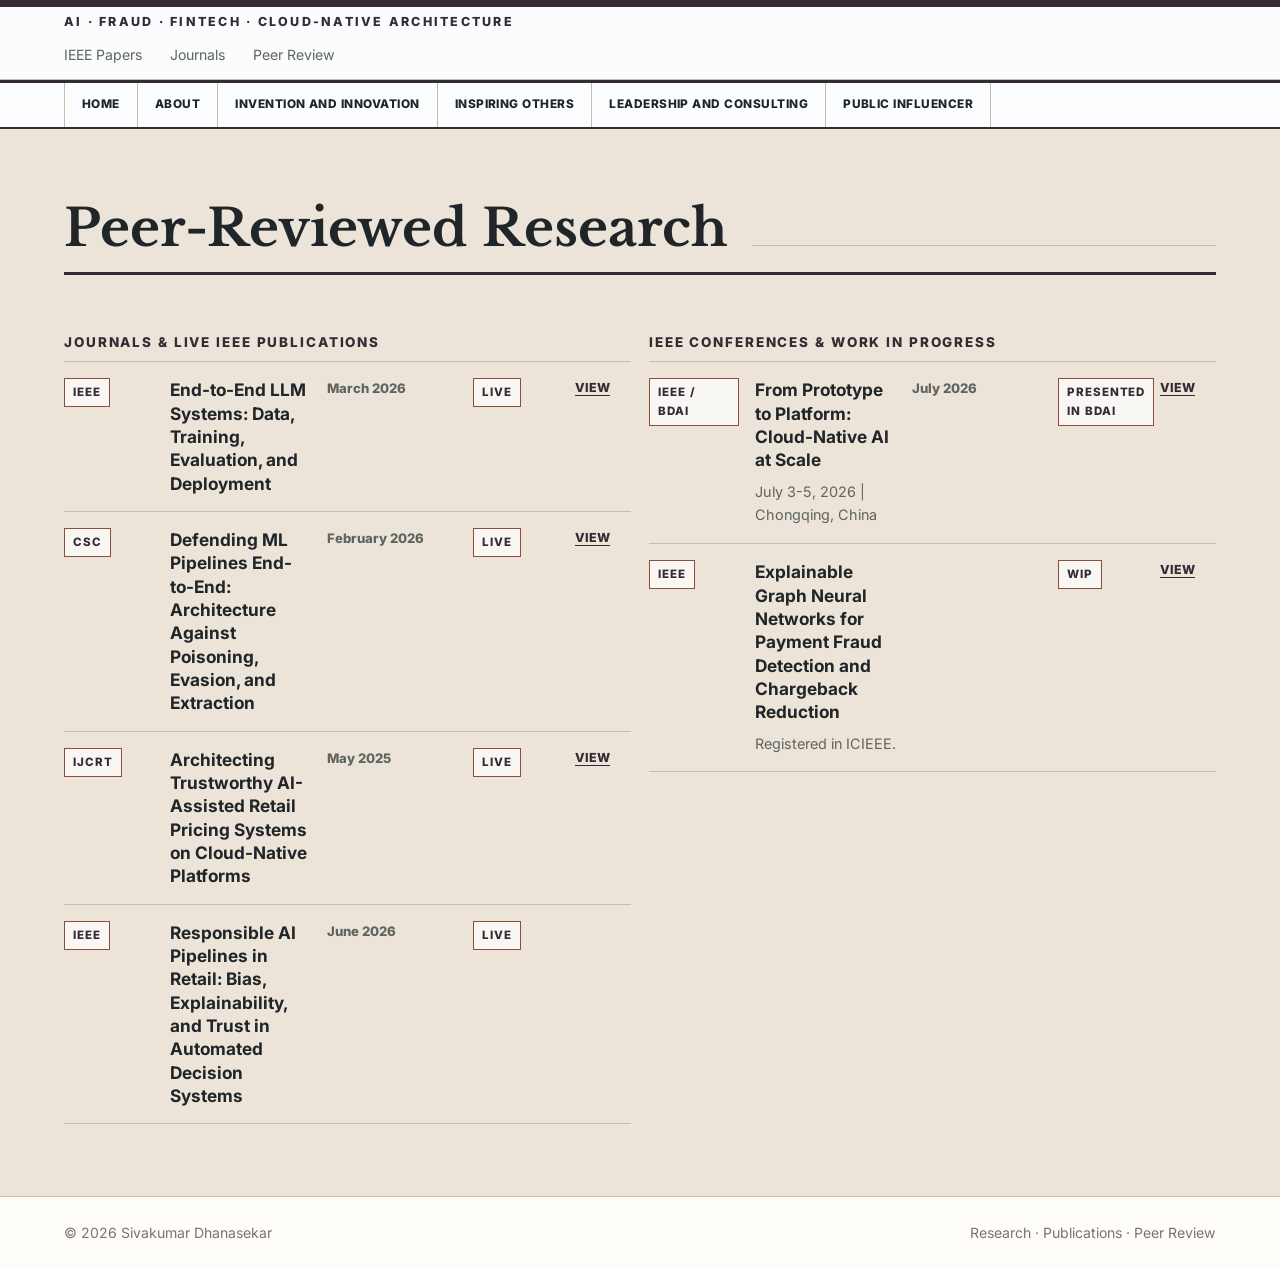
<file: research.html>
<!doctype html>
<html lang="en">
<head>
  <meta charset="utf-8" />
  <meta name="viewport" content="width=device-width, initial-scale=1" />
  <title>Research | Sivakumar Dhanasekar</title>
  <link rel="preconnect" href="https://fonts.googleapis.com"><link rel="preconnect" href="https://fonts.gstatic.com" crossorigin>
  <link href="https://fonts.googleapis.com/css2?family=Inter:wght@400;500;600;700;800&family=Libre+Baskerville:wght@700&display=swap" rel="stylesheet">
  <link rel="stylesheet" href="assets/css/styles.css?v=20260601-warm-tabs" />
</head>
<body data-page="research">
  <header class="top-rail"><a class="rail-line" href="index.html">AI · Fraud · Fintech · Cloud-Native Architecture</a><div class="rail-links"><span>IEEE Papers</span><span>Journals</span><span>Peer Review</span></div></header>
  <nav class="section-nav" data-nav>
    <a href="index.html#home">Home</a><a href="index.html#about">About</a><a href="innovation.html">Invention and innovation</a><a href="recognition.html">Inspiring others</a><a href="leadership.html">Leadership and Consulting</a><a href="public-influencer.html">Public influencer</a>
  </nav>
  <main>
    <section class="section muted">
      <div class="section-title"><h1 class="page-heading">Peer-Reviewed Research</h1></div>
      <div class="card-grid" data-render="publications"></div>
    </section>
  </main>
  <footer class="site-footer"><span>© <span data-year></span> Sivakumar Dhanasekar</span><span>Research · Publications · Peer Review</span></footer>
  <script src="assets/js/main.js?v=20260601-warm-tabs" defer></script>
</body>
</html>
</file>
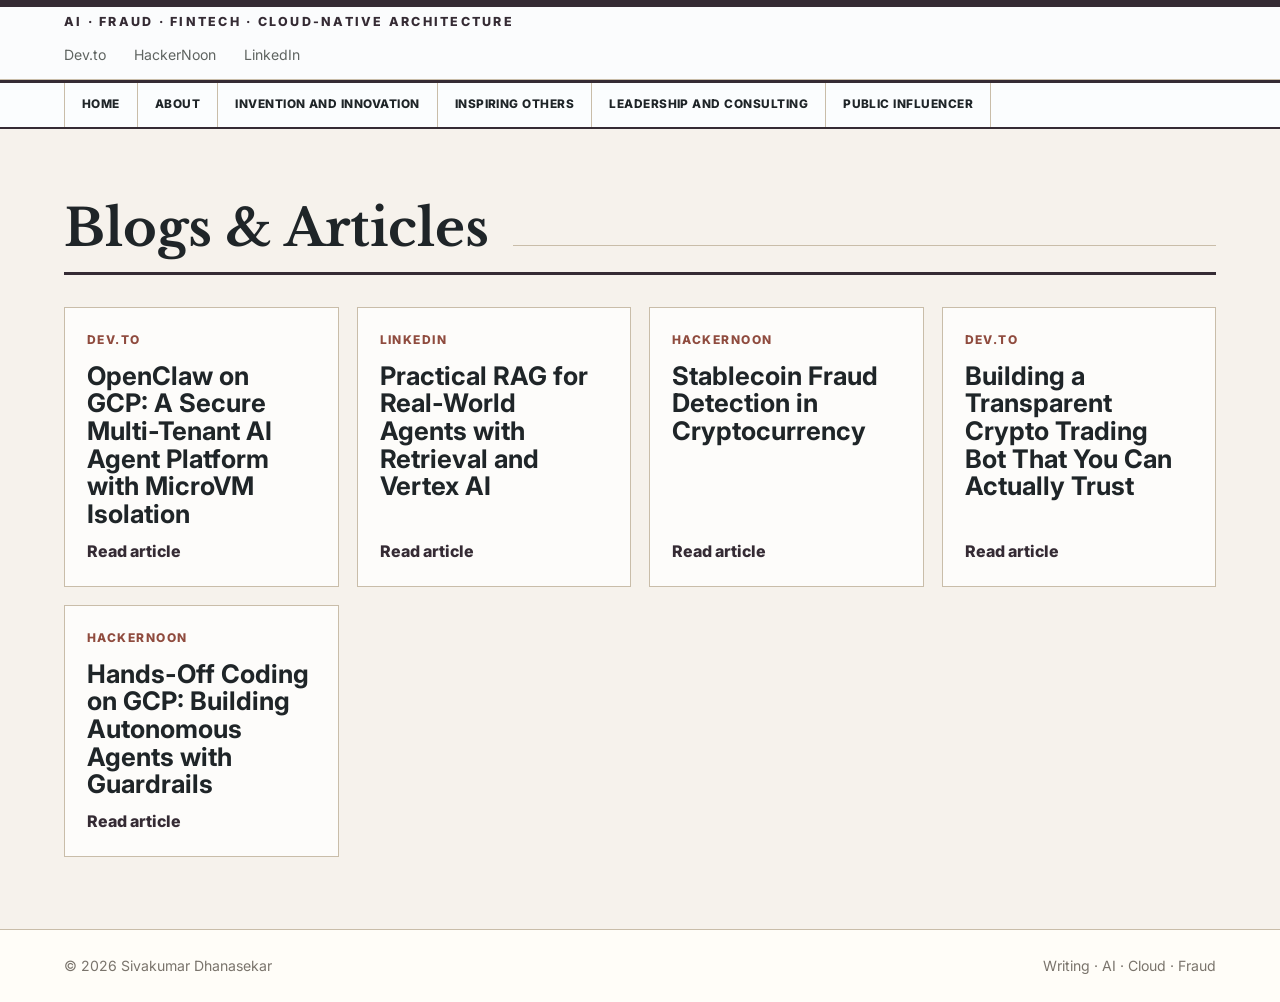
<file: writing.html>
<!doctype html>
<html lang="en">
<head>
  <meta charset="utf-8" />
  <meta name="viewport" content="width=device-width, initial-scale=1" />
  <title>Blogs & Articles | Sivakumar Dhanasekar</title>
  <link rel="preconnect" href="https://fonts.googleapis.com"><link rel="preconnect" href="https://fonts.gstatic.com" crossorigin>
  <link href="https://fonts.googleapis.com/css2?family=Inter:wght@400;500;600;700;800&family=Libre+Baskerville:wght@700&display=swap" rel="stylesheet">
  <link rel="stylesheet" href="assets/css/styles.css?v=20260601-warm-tabs" />
</head>
<body data-page="writing">
  <header class="top-rail"><a class="rail-line" href="index.html">AI · Fraud · Fintech · Cloud-Native Architecture</a><div class="rail-links"><span>Dev.to</span><span>HackerNoon</span><span>LinkedIn</span></div></header>
  <nav class="section-nav" data-nav>
    <a href="index.html#home">Home</a><a href="index.html#about">About</a><a href="innovation.html">Invention and innovation</a><a href="recognition.html">Inspiring others</a><a href="leadership.html">Leadership and Consulting</a><a href="public-influencer.html">Public influencer</a>
  </nav>
  <main>
    <section class="section">
      <div class="section-title"><h1 class="page-heading">Blogs &amp; Articles</h1></div>
      <div class="card-grid" data-render="writing"></div>
    </section>
  </main>
  <footer class="site-footer"><span>© <span data-year></span> Sivakumar Dhanasekar</span><span>Writing · AI · Cloud · Fraud</span></footer>
  <script src="assets/js/main.js?v=20260601-warm-tabs" defer></script>
</body>
</html>
</file>
<file: assets/css/styles.css>
:root {
  --page: #f6f2ec;
  --paper: #fffdf8;
  --ink: #1f2528;
  --muted: #5f6461;
  --soft: #7a746c;
  --line: #c9bda9;
  --line-strong: #8f4b3e;
  --accent: #8f4b3e;
  --accent-dark: #352b34;
  --panel: #ece4d8;
  --white: #ffffff;
  --shadow: 0 18px 48px rgba(31, 37, 40, 0.12);
}

* {
  box-sizing: border-box;
}

html {
  scroll-behavior: smooth;
}

body {
  margin: 0;
  color: var(--ink);
  background: var(--page);
  font-family: Inter, system-ui, -apple-system, BlinkMacSystemFont, "Segoe UI", sans-serif;
  line-height: 1.65;
}

body.has-architecture-focus,
body.has-talk-focus {
  overflow: hidden;
}

a {
  color: inherit;
  text-decoration: none;
}

img {
  display: block;
  max-width: 100%;
}

.top-rail {
  border-top: 7px solid var(--accent-dark);
  background: rgba(251, 253, 254, 0.96);
  border-bottom: 1px solid var(--line);
}

.rail-line,
.rail-links,
.hero,
.section,
.section-nav,
.site-footer {
  padding-left: clamp(20px, 5vw, 72px);
  padding-right: clamp(20px, 5vw, 72px);
}

.rail-line {
  padding-top: 12px;
  color: var(--accent-dark);
  font-size: 0.78rem;
  font-weight: 800;
  letter-spacing: 0.18em;
  text-transform: uppercase;
}

.rail-links {
  display: flex;
  flex-wrap: wrap;
  gap: 28px;
  padding-top: 10px;
  padding-bottom: 12px;
  color: var(--muted);
  font-size: 0.88rem;
}

.hero {
  min-height: auto;
  display: grid;
  grid-template-columns: minmax(0, 1fr) minmax(280px, 360px);
  align-items: start;
  gap: clamp(24px, 5vw, 72px);
  padding-top: clamp(28px, 5vw, 54px);
  padding-bottom: clamp(28px, 4vw, 46px);
  background:
    linear-gradient(90deg, rgba(255, 253, 248, 0.98), rgba(246, 242, 236, 0.84)),
    radial-gradient(circle at 84% 20%, rgba(143, 75, 62, 0.12), transparent 32%);
}

.eyebrow {
  margin: 0 0 14px;
  color: var(--accent-dark);
  font-size: 0.72rem;
  font-weight: 700;
  letter-spacing: 0.18em;
  text-transform: uppercase;
}

h1,
h2,
h3,
p {
  margin-top: 0;
}

h1,
h2,
h3 {
  line-height: 1.08;
  letter-spacing: 0;
}

h1,
h2 {
  font-family: "Libre Baskerville", Georgia, serif;
}

h1 {
  max-width: 920px;
  margin-bottom: 16px;
  font-size: clamp(2.35rem, 5.5vw, 4.85rem);
  color: var(--ink);
}

.page-heading {
  margin-bottom: 0;
  font-size: clamp(2rem, 4vw, 3.2rem);
}

h2 {
  font-size: clamp(1.7rem, 3.2vw, 2.65rem);
}

h3 {
  font-size: clamp(1.35rem, 2vw, 2rem);
}

.hero-summary {
  max-width: 790px;
  margin: 0 0 18px;
  color: var(--muted);
  font-size: clamp(0.95rem, 1.25vw, 1.08rem);
}

.credential-grid {
  display: flex;
  flex-wrap: wrap;
  gap: 8px;
  max-width: 860px;
}

.credential-grid span,
.pill {
  display: inline-flex;
  align-items: center;
  min-height: 32px;
  padding: 6px 12px;
  border: 1px solid var(--line-strong);
  color: var(--accent-dark);
  background: rgba(255, 255, 255, 0.68);
  font-size: 0.8rem;
  font-weight: 700;
}

.hero-detail-grid {
  display: grid;
  grid-template-columns: repeat(2, minmax(0, 1fr));
  gap: 12px;
  max-width: 840px;
  margin-top: 18px;
}

.hero-detail-grid article {
  border-left: 3px solid var(--accent);
  padding: 12px 14px;
  background: rgba(255, 255, 255, 0.62);
}

.hero-detail-grid p {
  margin: 6px 0 0;
  color: var(--muted);
  font-size: 0.9rem;
  line-height: 1.5;
}

.actions {
  display: flex;
  gap: 14px;
  flex-wrap: wrap;
  margin-top: 20px;
}

.button {
  display: inline-flex;
  align-items: center;
  justify-content: center;
  min-width: 160px;
  min-height: 42px;
  padding: 10px 18px;
  border: 1px solid var(--line-strong);
  font-size: 0.78rem;
  font-weight: 800;
  letter-spacing: 0.06em;
  text-transform: uppercase;
}

.button.primary {
  color: var(--white);
  background: var(--accent);
}

.button.secondary {
  color: var(--accent-dark);
  background: var(--white);
}

.hero-side {
  align-self: start;
  display: grid;
  gap: 16px;
}

.identity-badge {
  overflow: hidden;
  border: 1px solid var(--line);
  background: rgba(255, 255, 255, 0.78);
  box-shadow: var(--shadow);
}

.identity-badge img {
  width: 100%;
  aspect-ratio: 4 / 3.45;
  object-fit: cover;
  object-position: center 18%;
  border-bottom: 1px solid var(--line);
}

.identity-copy {
  position: relative;
  padding: 14px 16px 16px;
}

.identity-copy h2 {
  margin-bottom: 6px;
  font-family: "Libre Baskerville", Georgia, serif;
  font-size: 1.35rem;
}

.identity-copy p {
  margin: 0;
  padding-right: 48px;
  color: var(--muted);
  font-size: 0.82rem;
  font-weight: 700;
  line-height: 1.4;
}

.linkedin-mark {
  position: absolute;
  right: 16px;
  bottom: 16px;
  display: inline-grid;
  place-items: center;
  width: 34px;
  height: 34px;
  color: var(--white);
  background: #0a66c2;
  border-radius: 3px;
  font-weight: 800;
  font-size: 1.04rem;
  font-family: Arial, sans-serif;
}

.hero-metrics {
  display: grid;
  gap: 14px;
  text-align: right;
}

.stat {
  border: 0;
  background: transparent;
  box-shadow: none;
}

.stat strong {
  display: block;
  color: var(--ink);
  font-family: "Libre Baskerville", Georgia, serif;
  font-size: clamp(1.8rem, 3.8vw, 3rem);
  line-height: 1;
}

.stat span {
  display: block;
  margin-top: 7px;
  color: var(--muted);
  font-size: 0.72rem;
  font-weight: 800;
  letter-spacing: 0.12em;
  line-height: 1.35;
  text-transform: uppercase;
}

.section-nav {
  position: sticky;
  top: 0;
  z-index: 20;
  display: flex;
  gap: 0;
  overflow-x: auto;
  white-space: nowrap;
  padding-top: 0;
  padding-bottom: 0;
  border-top: 3px solid var(--accent-dark);
  border-bottom: 2px solid var(--accent-dark);
  background: rgba(251, 253, 254, 0.98);
  backdrop-filter: blur(14px);
}

.section-nav a {
  display: inline-flex;
  align-items: center;
  justify-content: center;
  min-height: 44px;
  padding: 0 17px;
  border-right: 1px solid var(--line);
  color: var(--ink);
  font-size: 0.74rem;
  font-weight: 800;
  letter-spacing: 0.04em;
  text-transform: uppercase;
}

.nav-group {
  position: relative;
  display: inline-flex;
  flex: 0 0 auto;
}

.nav-group > a::after {
  content: "";
  width: 0;
  height: 0;
  margin-left: 8px;
  border-left: 4px solid transparent;
  border-right: 4px solid transparent;
  border-top: 5px solid currentColor;
}

.nav-menu {
  position: absolute;
  top: 100%;
  left: 0;
  z-index: 30;
  min-width: 230px;
  display: none;
  border: 1px solid var(--line);
  border-top: 0;
  background: rgba(255, 253, 248, 0.98);
  box-shadow: var(--shadow);
}

.nav-menu a {
  width: 100%;
  justify-content: flex-start;
  min-height: 38px;
  border-right: 0;
  border-bottom: 1px solid var(--line);
  padding: 0 15px;
  color: var(--ink);
  background: transparent;
  font-size: 0.72rem;
}

.nav-menu a:last-child {
  border-bottom: 0;
}

.nav-group:hover .nav-menu,
.nav-group:focus-within .nav-menu {
  display: block;
}

.section-nav a:first-child {
  border-left: 1px solid var(--line);
}

.section-nav a:hover,
.section-nav a:focus-visible,
.section-nav a.is-active {
  color: var(--white);
  background: var(--accent);
  outline: none;
}

.section {
  padding-top: clamp(40px, 6vw, 72px);
  padding-bottom: clamp(40px, 6vw, 72px);
  scroll-margin-top: 84px;
}

.section.muted {
  background: var(--panel);
}

.group-section {
  padding-top: 36px;
  padding-bottom: 14px;
  background: var(--paper);
}

.group-header {
  display: flex;
  align-items: center;
  gap: 12px;
  margin: 0;
  color: var(--accent-dark);
  font-family: Inter, system-ui, sans-serif;
  font-size: clamp(1.35rem, 2.8vw, 2rem);
  font-weight: 800;
  letter-spacing: 0.14em;
  text-transform: uppercase;
}

.group-header::before {
  content: "";
  width: 5px;
  height: 34px;
  background: var(--accent);
}

.section-title {
  display: grid;
  grid-template-columns: auto 1fr;
  align-items: end;
  gap: 24px;
  margin-bottom: 32px;
  border-bottom: 3px solid var(--accent-dark);
  padding-bottom: 16px;
}

.section-title::after {
  content: "";
  height: 1px;
  background: var(--line);
  transform: translateY(-10px);
}

.portrait-panel {
  overflow: hidden;
  border: 1px solid var(--line);
  border-radius: 4px;
  background: var(--white);
  box-shadow: var(--shadow);
  aspect-ratio: 16 / 8.4;
}

.portrait-panel img {
  width: 100%;
  height: 100%;
  object-fit: cover;
  object-position: center 15%;
}

.about-copy {
  max-width: 920px;
  margin-top: 40px;
}

.about-copy h3 {
  margin-bottom: 8px;
  font-family: "Libre Baskerville", Georgia, serif;
  font-size: clamp(2rem, 4vw, 3.2rem);
}

.subtitle {
  margin-bottom: 28px;
  color: var(--muted);
  font-size: 0.86rem;
  font-weight: 800;
  letter-spacing: 0.08em;
  text-transform: uppercase;
}

.prose {
  max-width: 980px;
  color: #343a3c;
  font-size: 1.03rem;
}

.prose p {
  margin-bottom: 18px;
}

.profile-copy {
  margin-bottom: 28px;
}

.two-column {
  display: grid;
  grid-template-columns: minmax(240px, 0.42fr) minmax(0, 1fr);
  gap: clamp(28px, 5vw, 72px);
}

.two-column .section-title {
  display: block;
  margin-bottom: 0;
}

.feature-card,
.content-card,
.timeline-item,
.contact-card {
  border: 1px solid var(--line);
  background: rgba(255, 255, 255, 0.76);
  box-shadow: none;
}

.feature-card {
  padding: clamp(28px, 5vw, 46px);
}

.label,
.timeline-meta {
  color: var(--accent);
  font-size: 0.75rem;
  font-weight: 800;
  letter-spacing: 0.12em;
  text-transform: uppercase;
}

.feature-card p,
.content-card p,
.timeline-item p,
.contact-lead {
  color: var(--muted);
}

.timeline {
  display: grid;
  gap: 18px;
}

.timeline-item {
  padding: 24px;
}

.timeline-item h3 {
  margin: 7px 0 9px;
}

.pill-grid {
  display: flex;
  flex-wrap: wrap;
  gap: 10px;
  align-content: start;
}

.impact-timeline {
  display: grid;
  gap: 0;
}

.impact-card {
  position: relative;
  padding: 0 0 28px 32px;
}

.impact-card::before {
  content: "";
  position: absolute;
  top: 8px;
  bottom: -8px;
  left: 5px;
  width: 2px;
  background: var(--line);
}

.impact-card:last-child {
  padding-bottom: 0;
}

.impact-card:last-child::before {
  bottom: 0;
}

.impact-card::after {
  content: "";
  position: absolute;
  top: 7px;
  left: 0;
  width: 12px;
  height: 12px;
  border: 2px solid var(--paper);
  background: var(--accent);
}

.impact-year {
  margin-bottom: 5px;
  color: var(--accent);
  font-size: 0.78rem;
  font-weight: 800;
  letter-spacing: 0.12em;
  text-transform: uppercase;
}

.impact-title {
  margin-bottom: 8px;
  font-family: Inter, system-ui, sans-serif;
  font-size: clamp(1.05rem, 1.45vw, 1.3rem);
  font-weight: 800;
}

.impact-details {
  max-width: 980px;
  margin-bottom: 10px;
  color: var(--muted);
}

.impact-savings {
  display: inline-flex;
  padding: 4px 9px;
  border: 1px solid var(--line-strong);
  color: var(--accent-dark);
  background: rgba(255, 255, 255, 0.7);
  font-size: 0.72rem;
  font-weight: 800;
  letter-spacing: 0.06em;
  text-transform: uppercase;
}

.impact-sources {
  display: flex;
  flex-wrap: wrap;
  gap: 10px;
  margin-top: 12px;
}

.impact-sources a {
  color: var(--accent-dark);
  font-size: 0.74rem;
  font-weight: 800;
  letter-spacing: 0.06em;
  text-transform: uppercase;
  text-decoration: underline;
  text-underline-offset: 3px;
}

.assignment-evidence {
  background: var(--paper);
}

.assignment-grid {
  display: grid;
  grid-template-columns: repeat(auto-fit, minmax(280px, 1fr));
  gap: 18px;
}

.assignment-card {
  min-height: 430px;
  display: flex;
  flex-direction: column;
  padding: 22px;
  border: 1px solid var(--line);
  background: rgba(255, 255, 255, 0.82);
}

.assignment-card h3 {
  margin: 12px 0 12px;
  font-family: Inter, system-ui, sans-serif;
  font-size: clamp(1.08rem, 1.55vw, 1.36rem);
  line-height: 1.3;
}

.assignment-card p {
  color: var(--muted);
}

.assignment-meta {
  margin: 0 0 5px;
  color: var(--accent-dark);
  font-size: 0.84rem;
  font-weight: 800;
}

.assignment-meta a {
  color: var(--accent-dark);
  text-decoration: underline;
  text-underline-offset: 3px;
}

.value-grid {
  display: flex;
  flex-wrap: wrap;
  gap: 8px;
  margin: 6px 0 16px;
}

.value-grid span {
  display: inline-flex;
  padding: 6px 9px;
  border: 1px solid var(--line-strong);
  color: var(--accent-dark);
  background: rgba(255, 255, 255, 0.72);
  font-size: 0.72rem;
  font-weight: 800;
  letter-spacing: 0.04em;
  line-height: 1.3;
  text-transform: uppercase;
}

.reference-links {
  display: grid;
  gap: 9px;
  margin-top: auto;
}

.reference-links a {
  padding-top: 9px;
  border-top: 1px solid var(--line);
  color: var(--accent-dark);
  font-size: 0.76rem;
  font-weight: 800;
  letter-spacing: 0.05em;
  line-height: 1.35;
  text-transform: uppercase;
  text-decoration: underline;
  text-underline-offset: 3px;
}

.peer-review-panel {
  display: grid;
  gap: 16px;
  margin-bottom: 28px;
}

.peer-review-summary {
  padding: 20px;
  border-left: 4px solid var(--accent);
  background: rgba(255, 255, 255, 0.72);
}

.peer-review-summary p {
  margin: 8px 0 0;
  color: var(--ink);
  font-size: clamp(1rem, 1.4vw, 1.12rem);
  font-weight: 700;
  line-height: 1.45;
}

.peer-review-heading {
  margin: 10px 0 0;
  color: var(--accent-dark);
  font-family: Inter, system-ui, sans-serif;
  font-size: 0.84rem;
  font-weight: 800;
  letter-spacing: 0.14em;
  text-transform: uppercase;
}

.peer-review-tiles {
  display: grid;
  grid-template-columns: repeat(auto-fit, minmax(150px, 1fr));
  gap: 10px;
  align-items: stretch;
}

.peer-review-tile {
  min-height: 116px;
  display: flex;
  flex-direction: column;
  justify-content: space-between;
  padding: 14px;
  border: 1px solid var(--line);
  background: rgba(255, 255, 255, 0.82);
}

.peer-review-tile h3 {
  margin: 0 0 12px;
  font-family: Inter, system-ui, sans-serif;
  font-size: clamp(0.98rem, 1.25vw, 1.12rem);
  line-height: 1.25;
}

.peer-review-tile p {
  margin: 0;
  color: var(--muted);
  font-size: 0.75rem;
  font-weight: 800;
  letter-spacing: 0.1em;
  text-transform: uppercase;
}

.publication-group {
  margin-top: 28px;
}

.publication-group > h3 {
  margin: 0 0 12px;
  color: var(--accent-dark);
  font-family: Inter, system-ui, sans-serif;
  font-size: 0.84rem;
  font-weight: 800;
  letter-spacing: 0.14em;
  text-transform: uppercase;
}

.publication-list {
  display: grid;
  border-top: 1px solid var(--line);
}

.publication-item {
  display: grid;
  grid-template-columns: 90px minmax(0, 1fr) 130px 86px 56px;
  gap: 16px;
  align-items: start;
  padding: 16px 0;
  border-bottom: 1px solid var(--line);
}

.publication-source,
.publication-status {
  display: inline-flex;
  width: fit-content;
  padding: 4px 8px;
  border: 1px solid var(--line-strong);
  color: var(--accent-dark);
  background: rgba(255, 255, 255, 0.72);
  font-size: 0.72rem;
  font-weight: 800;
  letter-spacing: 0.08em;
  text-transform: uppercase;
}

.publication-item h3 {
  margin: 0;
  font-family: Inter, system-ui, sans-serif;
  font-size: clamp(1rem, 1.35vw, 1.18rem);
  line-height: 1.35;
}

.publication-item p {
  margin: 8px 0 0;
  color: var(--muted);
  font-size: 0.9rem;
}

.publication-item > span:nth-child(3) {
  color: var(--muted);
  font-size: 0.82rem;
  font-weight: 800;
}

.publication-item a {
  color: var(--accent-dark);
  font-size: 0.78rem;
  font-weight: 800;
  text-transform: uppercase;
  text-decoration: underline;
  text-underline-offset: 3px;
}

body[data-page="innovation"] .section {
  padding-top: clamp(28px, 4vw, 48px);
  padding-bottom: clamp(28px, 4vw, 48px);
}

body[data-page="innovation"] .section.two-column {
  gap: clamp(16px, 2.4vw, 34px);
  padding-top: clamp(20px, 3vw, 34px);
  padding-bottom: clamp(14px, 2vw, 24px);
}

body[data-page="innovation"] .page-heading {
  font-size: clamp(1.8rem, 3.2vw, 2.65rem);
}

body[data-page="innovation"] .section.two-column .feature-card {
  padding: clamp(18px, 2.8vw, 28px);
}

body[data-page="innovation"] .section.two-column .feature-card h2 {
  margin-bottom: 8px;
  font-size: clamp(1.35rem, 2.2vw, 2rem);
}

body[data-page="innovation"] .section.two-column .feature-card p {
  margin-bottom: 0;
}

.innovation-split {
  display: grid;
  grid-template-columns: minmax(360px, 0.92fr) minmax(420px, 1.08fr);
  gap: clamp(18px, 2.4vw, 32px);
  align-items: start;
  padding-top: clamp(24px, 3.6vw, 42px);
}

.innovation-pane {
  min-width: 0;
}

.innovation-pane .section-title {
  margin-bottom: 14px;
  padding-bottom: 12px;
}

.publications-pane .card-grid {
  display: block;
}

.publications-pane .publication-group {
  margin-top: 16px;
}

.publications-pane .publication-item {
  grid-template-columns: 82px minmax(0, 1fr);
  gap: 10px 14px;
}

.publications-pane .publication-item > span:nth-child(3),
.publications-pane .publication-status,
.publications-pane .publication-item a {
  grid-column: 2;
}

.publications-pane .publication-item > span:nth-child(3) {
  margin-top: -4px;
}

.architecture-case {
  display: grid;
  gap: 14px;
}

.architecture-title {
  max-width: 100%;
}

.architecture-title h2 {
  margin: 8px 0 10px;
  font-size: clamp(1.55rem, 2.4vw, 2.2rem);
}

.architecture-title p {
  margin: 0;
  color: var(--accent-dark);
  font-size: 0.88rem;
  font-weight: 800;
  letter-spacing: 0.08em;
  text-transform: uppercase;
}

.case-overview {
  display: grid;
  grid-template-columns: 1fr;
  gap: 12px;
  align-items: start;
}

.impact-grid {
  display: grid;
  grid-template-columns: repeat(2, minmax(0, 1fr));
  gap: 10px;
}

.impact-grid span {
  min-height: 52px;
  display: flex;
  align-items: center;
  padding: 12px 14px;
  border: 1px solid var(--line);
  color: var(--accent-dark);
  background: rgba(255, 255, 255, 0.82);
  font-size: 0.82rem;
  font-weight: 800;
  line-height: 1.35;
}

.architecture-toolbar {
  display: flex;
  flex-wrap: wrap;
  gap: 12px;
  align-items: center;
}

.architecture-visual {
  margin: 0;
}

.architecture-image-frame {
  position: relative;
  overflow: auto;
  border: 1px solid var(--line);
  background: #edf1f6;
  box-shadow: 0 12px 30px rgba(57, 47, 36, 0.1);
  cursor: zoom-in;
}

.architecture-image-frame:focus {
  outline: 3px solid rgba(143, 75, 62, 0.28);
  outline-offset: 4px;
}

.architecture-image-frame img {
  width: 100%;
  min-width: 0;
  height: auto;
  transform-origin: center;
  transition: transform 0.22s ease, filter 0.22s ease;
}

.architecture-image-frame:hover img {
  transform: scale(1.08);
  filter: contrast(1.04) saturate(1.03);
}

.architecture-visual figcaption {
  margin-top: 7px;
  color: var(--muted);
  font-size: 0.86rem;
  font-weight: 700;
}

.architecture-focus {
  position: fixed;
  inset: 0;
  z-index: 80;
  overflow: auto;
  padding: clamp(18px, 4vw, 48px);
  background: rgba(12, 28, 50, 0.92);
}

.architecture-focus img {
  width: min(2600px, 96vw);
  max-width: none;
  height: auto;
  margin: 44px auto 0;
  border: 1px solid rgba(255, 255, 255, 0.28);
  box-shadow: 0 24px 70px rgba(0, 0, 0, 0.36);
}

.architecture-close {
  position: fixed;
  top: 18px;
  right: 18px;
  display: inline-grid;
  place-items: center;
  width: 40px;
  height: 40px;
  border: 1px solid rgba(255, 255, 255, 0.36);
  color: var(--white);
  background: rgba(255, 255, 255, 0.1);
  font-size: 1.1rem;
  font-weight: 900;
  cursor: pointer;
}

.architecture-caption {
  max-width: 1050px;
  margin: -4px 0 0;
  padding-left: 14px;
  border-left: 3px solid var(--accent);
  color: var(--muted);
  font-size: 0.94rem;
}

.volunteer-tiles {
  display: grid;
  grid-template-columns: repeat(auto-fit, minmax(180px, 1fr));
  gap: 10px;
  margin-top: 16px;
}

.volunteer-tile {
  min-height: 138px;
  display: flex;
  flex-direction: column;
  justify-content: space-between;
  padding: 14px;
  border: 1px solid var(--line);
  background: rgba(255, 255, 255, 0.82);
}

.volunteer-tile h3 {
  margin: 12px 0;
  font-family: Inter, system-ui, sans-serif;
  font-size: clamp(1rem, 1.3vw, 1.16rem);
  line-height: 1.3;
}

.volunteer-tile p {
  margin: 0;
  color: var(--muted);
  font-size: 0.75rem;
  font-weight: 800;
  letter-spacing: 0.08em;
  text-transform: uppercase;
}

.volunteer-subheading {
  grid-column: 1 / -1;
  margin-top: 8px;
  color: var(--accent-dark);
  font-size: 0.78rem;
  font-weight: 800;
  letter-spacing: 0.14em;
  text-transform: uppercase;
}

.speaking-tiles {
  display: grid;
  grid-template-columns: repeat(auto-fit, minmax(210px, 1fr));
  gap: 10px;
  margin-top: 16px;
}

.speaking-tile {
  min-height: 190px;
  display: flex;
  flex-direction: column;
  padding: 14px;
  border: 1px solid var(--line);
  background: rgba(255, 255, 255, 0.82);
}

.speaking-tile h3 {
  margin: 12px 0 10px;
  font-family: Inter, system-ui, sans-serif;
  font-size: clamp(1rem, 1.35vw, 1.18rem);
  line-height: 1.3;
}

.speaking-tile h3 a:hover {
  color: var(--accent);
}

.speaking-tile p {
  margin: 0;
  color: var(--muted);
  font-size: 0.9rem;
  line-height: 1.5;
}

.speaking-tile small {
  display: block;
  margin-top: auto;
  padding-top: 14px;
  color: var(--accent-dark);
  font-size: 0.72rem;
  font-weight: 800;
  letter-spacing: 0.08em;
  line-height: 1.4;
  text-transform: uppercase;
}

.talks-section {
  background: var(--paper);
}

.talks-grid {
  display: grid;
  grid-template-columns: repeat(auto-fit, minmax(220px, 1fr));
  gap: 18px;
}

.talk-card {
  position: relative;
  min-width: 0;
  display: flex;
  flex-direction: column;
  gap: 12px;
  padding: 14px;
  border: 1px solid var(--line);
  background: rgba(255, 255, 255, 0.82);
  box-shadow: 0 14px 34px rgba(57, 47, 36, 0.08);
  transition: transform 0.2s ease, border-color 0.2s ease, box-shadow 0.2s ease, background 0.2s ease;
}

.talk-card:hover,
.talk-card:focus-visible {
  z-index: 4;
  transform: translateY(-6px) scale(1.035);
  border-color: var(--accent);
  background: var(--white);
  box-shadow: 0 24px 54px rgba(57, 47, 36, 0.18);
  outline: none;
}

.talk-thumb {
  overflow: hidden;
  border: 1px solid var(--line);
  background: #eef1f4;
  aspect-ratio: 16 / 9;
}

.talk-thumb.certificate {
  aspect-ratio: 4 / 3;
}

.talk-thumb img {
  width: 100%;
  height: 100%;
  object-fit: cover;
  transition: transform 0.22s ease, filter 0.22s ease;
}

.talk-thumb.certificate img {
  object-fit: contain;
  background: #f5f6f7;
}

.talk-card:hover .talk-thumb img,
.talk-card:focus-visible .talk-thumb img {
  transform: scale(1.08);
  filter: contrast(1.04) saturate(1.04);
}

.talk-card h3 {
  margin: 0;
  font-family: Inter, system-ui, sans-serif;
  font-size: clamp(1rem, 1.35vw, 1.2rem);
  line-height: 1.3;
}

.talk-card p {
  margin: 0;
  color: var(--muted);
  font-size: 0.86rem;
  font-weight: 700;
  line-height: 1.45;
}

.tpc-section {
  background: var(--panel);
}

.tpc-grid {
  grid-template-columns: repeat(auto-fit, minmax(240px, 1fr));
}

.judging-section {
  background: var(--paper);
}

.judging-grid {
  grid-template-columns: repeat(auto-fit, minmax(230px, 1fr));
}

.public-committee-section {
  background: var(--panel);
}

.committee-membership-list {
  display: grid;
  grid-template-columns: repeat(auto-fit, minmax(240px, 1fr));
  gap: 14px;
  margin-bottom: 24px;
}

.committee-membership-item {
  min-width: 0;
  padding: 18px;
  border: 1px solid var(--line);
  background: rgba(255, 255, 255, 0.86);
  box-shadow: 0 14px 34px rgba(57, 47, 36, 0.08);
}

.committee-membership-item h3 {
  margin: 10px 0 8px;
  font-family: Inter, system-ui, sans-serif;
  font-size: clamp(1rem, 1.35vw, 1.18rem);
  line-height: 1.3;
}

.committee-membership-item p {
  margin: 0;
  color: var(--muted);
  font-size: 0.92rem;
  font-weight: 700;
  line-height: 1.55;
}

.public-committee-grid {
  grid-template-columns: repeat(auto-fit, minmax(230px, 1fr));
}

.talk-focus {
  position: fixed;
  inset: 0;
  z-index: 90;
  display: grid;
  place-items: center;
  overflow: auto;
  padding: clamp(18px, 4vw, 48px);
  background: rgba(12, 28, 50, 0.92);
}

.talk-focus[hidden] {
  display: none;
}

.talk-focus figure {
  position: relative;
  width: min(1180px, 94vw);
  margin: 0;
}

.talk-focus img {
  width: 100%;
  max-height: 82vh;
  object-fit: contain;
  border: 1px solid rgba(255, 255, 255, 0.28);
  background: #f5f6f7;
  box-shadow: 0 24px 70px rgba(0, 0, 0, 0.36);
}

.talk-focus figcaption {
  margin-top: 12px;
  color: var(--white);
  font-size: 1rem;
  font-weight: 800;
  text-align: center;
}

.talk-close {
  position: absolute;
  top: 10px;
  right: 10px;
  z-index: 2;
  display: inline-grid;
  place-items: center;
  width: 40px;
  height: 40px;
  border: 1px solid rgba(255, 255, 255, 0.52);
  color: var(--white);
  background: rgba(12, 28, 50, 0.78);
  font-size: 1.1rem;
  font-weight: 900;
  cursor: pointer;
}

.writing-insights .section-lead {
  max-width: 980px;
  margin: -10px 0 28px;
  color: var(--muted);
  font-size: clamp(0.98rem, 1.4vw, 1.12rem);
}

.insight-grid {
  display: grid;
  grid-template-columns: repeat(auto-fit, minmax(260px, 1fr));
  gap: 18px;
}

.insight-tile {
  min-height: 300px;
  display: flex;
  flex-direction: column;
  padding: 20px;
  border: 1px solid var(--line);
  background: rgba(255, 255, 255, 0.82);
  transition: transform 0.18s ease, border-color 0.18s ease, background 0.18s ease;
}

.insight-tile:hover {
  transform: translateY(-4px);
  border-color: var(--accent);
  background: var(--white);
}

.insight-tile h3 {
  margin: 12px 0 10px;
  font-family: Inter, system-ui, sans-serif;
  font-size: clamp(1.05rem, 1.55vw, 1.34rem);
  line-height: 1.3;
}

.insight-tile p {
  margin: 0 0 18px;
  color: var(--muted);
  font-size: 0.94rem;
  line-height: 1.5;
}

.insight-tile .button {
  min-width: 0;
  width: fit-content;
  margin-top: auto;
}

.card-grid {
  display: grid;
  grid-template-columns: repeat(auto-fit, minmax(270px, 1fr));
  gap: 18px;
}

.home-card-grid {
  display: grid;
  grid-template-columns: repeat(auto-fit, minmax(250px, 1fr));
  gap: 18px;
}

.home-overview {
  background: var(--paper);
}

.home-detail-grid {
  display: grid;
  grid-template-columns: repeat(auto-fit, minmax(230px, 1fr));
  gap: 16px;
}

body[data-page="home"] .hero {
  padding-top: clamp(22px, 3.6vw, 42px);
  padding-bottom: clamp(20px, 3vw, 34px);
}

body[data-page="home"] .hero-metrics {
  grid-template-columns: repeat(2, minmax(0, 1fr));
  gap: 10px 14px;
  text-align: left;
}

body[data-page="home"] .stat strong {
  font-size: clamp(1.55rem, 2.8vw, 2.25rem);
}

body[data-page="home"] .stat span {
  margin-top: 5px;
  font-size: 0.68rem;
}

body[data-page="home"] .section {
  padding-top: clamp(26px, 3.8vw, 46px);
  padding-bottom: clamp(26px, 3.8vw, 46px);
}

body[data-page="home"] #about {
  padding-top: clamp(22px, 3vw, 34px);
}

body[data-page="home"] .section-title {
  margin-bottom: 20px;
  padding-bottom: 10px;
}

body[data-page="home"] .group-section {
  padding-top: 22px;
  padding-bottom: 8px;
}

body[data-page="home"] .two-column {
  gap: clamp(18px, 3vw, 40px);
}

body[data-page="home"] #patents,
body[data-page="home"] #volunteering,
body[data-page="home"] #speaking {
  gap: clamp(14px, 2vw, 28px);
  padding-top: clamp(18px, 2.8vw, 32px);
  padding-bottom: clamp(18px, 2.8vw, 32px);
}

body[data-page="home"] #volunteering .section-title,
body[data-page="home"] #speaking .section-title,
body[data-page="home"] #patents .section-title {
  align-self: start;
}

body[data-page="home"] .feature-card {
  padding: clamp(20px, 3vw, 30px);
}

body[data-page="home"] #patents .feature-card {
  padding: clamp(18px, 2.4vw, 24px);
}

body[data-page="home"] #patents .feature-card h3 {
  margin: 8px 0 8px;
  font-size: clamp(1.18rem, 1.7vw, 1.55rem);
}

body[data-page="home"] #patents .feature-card p {
  margin-bottom: 8px;
}

body[data-page="home"] #patents .feature-card p:last-child {
  margin-bottom: 0;
}

body[data-page="home"] .profile-copy {
  margin-bottom: 18px;
}

body[data-page="home"] .home-detail-grid {
  gap: 12px;
}

.detail-card {
  min-height: 180px;
  padding: 20px;
  border: 1px solid var(--line);
  background: rgba(255, 255, 255, 0.82);
}

body[data-page="home"] .detail-card {
  min-height: 138px;
  padding: 16px;
}

body[data-page="home"] #volunteering .compact-card,
body[data-page="home"] #speaking .compact-card {
  margin-top: 0;
  padding: 16px;
}

body[data-page="home"] #volunteering .compact-card h3,
body[data-page="home"] #speaking .compact-card h3 {
  margin: 8px 0;
  font-size: clamp(1.08rem, 1.45vw, 1.35rem);
}

body[data-page="home"] #volunteering .compact-card p,
body[data-page="home"] #speaking .compact-card p {
  margin-bottom: 0;
  font-size: 0.9rem;
  line-height: 1.45;
}

body[data-page="home"] #volunteering .volunteer-tiles,
body[data-page="home"] #speaking .speaking-tiles {
  margin-top: 10px;
}

body[data-page="home"] #volunteering .volunteer-tile {
  min-height: 112px;
  padding: 12px;
}

body[data-page="home"] #volunteering .volunteer-tile h3 {
  margin: 8px 0;
  font-size: clamp(0.96rem, 1.15vw, 1.08rem);
}

body[data-page="home"] #speaking .speaking-tile {
  min-height: 148px;
  padding: 12px;
}

body[data-page="home"] #speaking .speaking-tile h3 {
  margin: 8px 0;
  font-size: clamp(0.96rem, 1.18vw, 1.08rem);
}

body[data-page="home"] #speaking .speaking-tile p {
  font-size: 0.84rem;
  line-height: 1.42;
}

body[data-page="home"] #speaking .speaking-tile small {
  padding-top: 10px;
}

.detail-card h3 {
  margin: 12px 0 10px;
  font-size: clamp(1.15rem, 1.6vw, 1.5rem);
}

.detail-card p {
  margin-bottom: 0;
  color: var(--muted);
  font-size: 0.94rem;
}

.content-card {
  min-height: 210px;
  display: flex;
  flex-direction: column;
  padding: 22px;
}

.content-card h3 {
  margin: 12px 0 10px;
}

.content-card a {
  margin-top: auto;
  color: var(--accent-dark);
  font-weight: 800;
}

.home-card {
  min-height: 164px;
  display: flex;
  flex-direction: column;
  padding: 20px;
  border: 1px solid var(--line);
  background: rgba(255, 255, 255, 0.8);
  transition: transform 0.18s ease, border-color 0.18s ease, background 0.18s ease;
}

.home-card:hover {
  transform: translateY(-3px);
  border-color: var(--accent);
  background: var(--white);
}

.home-card h3 {
  margin: 12px 0 10px;
  font-size: clamp(1.15rem, 1.6vw, 1.55rem);
}

.home-card p {
  margin-bottom: 0;
  color: var(--muted);
}

.compact-card {
  margin-top: 18px;
  padding: 22px;
}

.credential-panel {
  display: grid;
  grid-template-columns: repeat(auto-fit, minmax(240px, 1fr));
  gap: 18px;
}

.credential-panel article {
  min-height: 190px;
  padding: 22px;
  border: 1px solid var(--line);
  background: rgba(255, 255, 255, 0.82);
}

.credential-panel h3 {
  margin: 12px 0 10px;
  font-size: clamp(1.1rem, 1.6vw, 1.5rem);
}

.credential-panel p {
  color: var(--muted);
}

.credential-panel a,
.footer-nav a {
  color: var(--accent-dark);
  font-weight: 800;
}

.contact {
  display: grid;
  grid-template-columns: minmax(240px, 0.42fr) minmax(0, 1fr);
  gap: clamp(28px, 5vw, 72px);
  background: var(--accent-dark);
  color: var(--white);
}

.contact .section-title {
  border-color: rgba(255, 255, 255, 0.42);
}

.contact .section-title::after {
  background: rgba(255, 255, 255, 0.24);
}

.contact-lead {
  max-width: 820px;
  color: #ede6dc;
  font-size: 1.1rem;
}

.contact-card {
  max-width: 520px;
  margin-top: 22px;
  padding: 24px;
  color: var(--ink);
  background: var(--white);
}

.contact-card p {
  margin-bottom: 10px;
  color: var(--muted);
}

.contact-card a {
  color: var(--accent-dark);
  font-weight: 800;
}

.site-footer {
  display: flex;
  justify-content: space-between;
  align-items: center;
  gap: 16px;
  padding-top: 24px;
  padding-bottom: 24px;
  border-top: 1px solid var(--line);
  color: var(--soft);
  background: var(--paper);
  font-size: 0.88rem;
}

.footer-nav {
  display: flex;
  flex-wrap: wrap;
  gap: 14px;
}

@media (max-width: 900px) {
  .hero,
  .two-column,
  .innovation-split,
  .contact {
    grid-template-columns: 1fr;
  }

  .case-overview {
    grid-template-columns: 1fr;
  }

  .hero {
    min-height: auto;
  }

  .hero-detail-grid {
    grid-template-columns: 1fr;
  }

  .hero-side {
    width: min(100%, 390px);
  }

  .hero-metrics {
    grid-template-columns: repeat(2, minmax(0, 1fr));
    text-align: left;
  }

  .section-title {
    grid-template-columns: 1fr;
  }

  .section-title::after {
    display: none;
  }

  .nav-group {
    position: static;
  }

  .nav-menu {
    position: static;
    min-width: 210px;
    display: none;
    box-shadow: none;
    border-top: 1px solid var(--line);
  }

  .nav-group:hover .nav-menu,
  .nav-group:focus-within .nav-menu {
    display: block;
  }
}

@media (max-width: 560px) {
  .rail-links {
    gap: 14px;
  }

  .rail-line {
    font-size: 0.68rem;
  }

  .section-nav a {
    min-height: 40px;
    padding: 0 13px;
    font-size: 0.68rem;
  }

  .nav-menu a {
    min-height: 36px;
    font-size: 0.66rem;
  }

  .hero-metrics {
    grid-template-columns: 1fr;
  }

  .credential-grid span,
  .pill {
    width: 100%;
  }

  .publication-item {
    grid-template-columns: 1fr;
    gap: 10px;
  }

  .publications-pane .publication-item {
    grid-template-columns: 1fr;
  }

  .publications-pane .publication-item > span:nth-child(3),
  .publications-pane .publication-status,
  .publications-pane .publication-item a {
    grid-column: auto;
  }

  .impact-grid {
    grid-template-columns: 1fr;
  }

  .impact-grid span {
    min-height: auto;
  }

  .site-footer {
    flex-direction: column;
    align-items: flex-start;
  }
}
</file>
